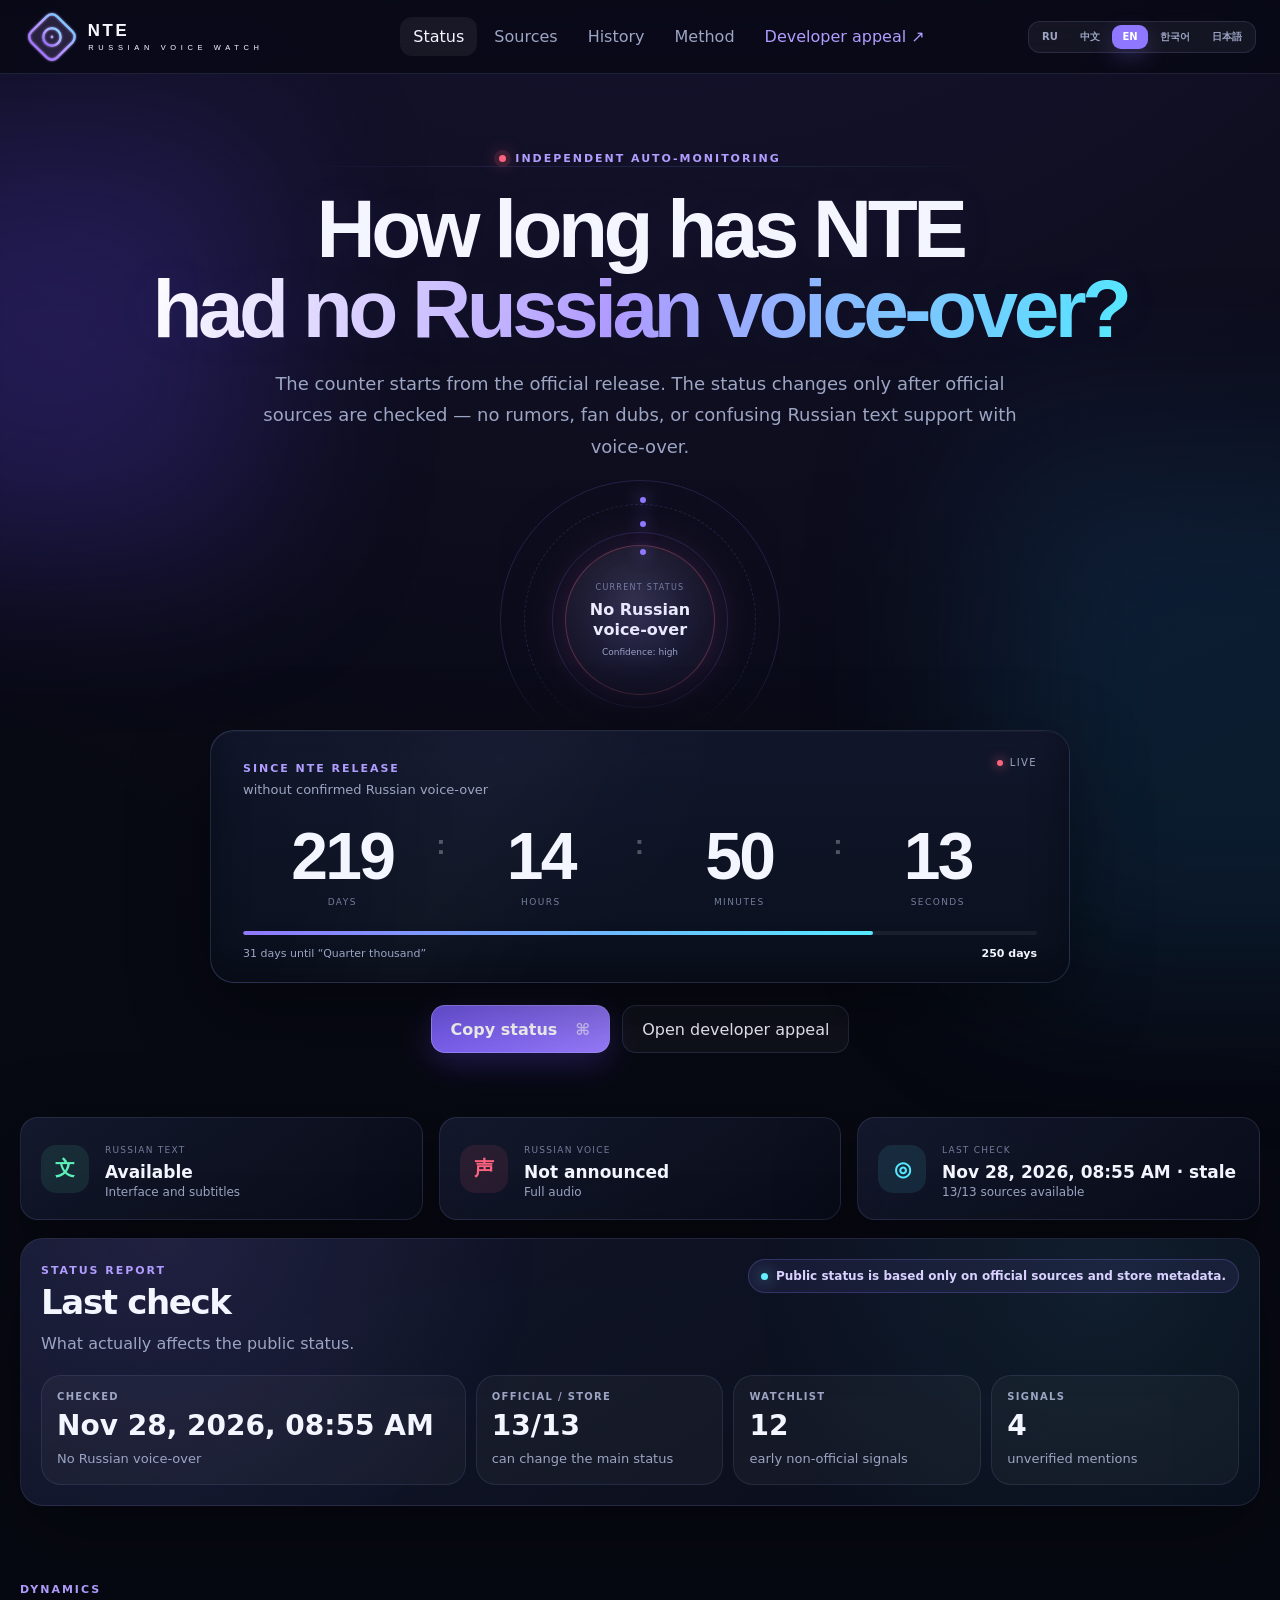
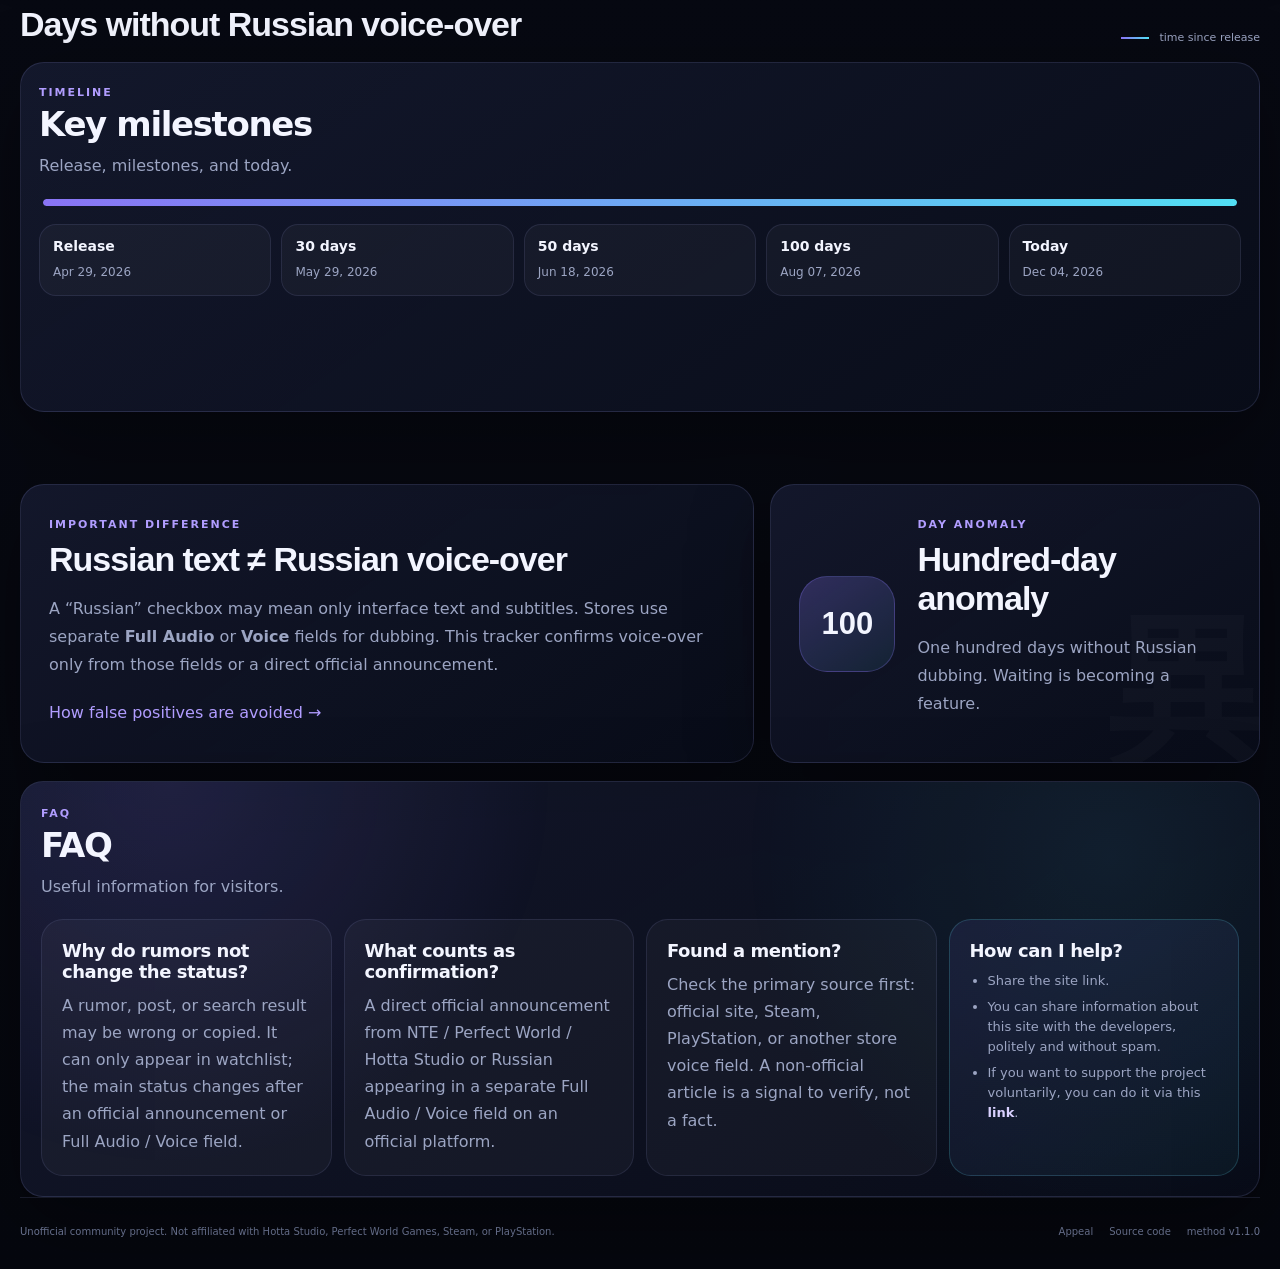
<file: index.html>
<!doctype html>
<html lang="ru">
<head>
  <meta charset="utf-8">
  <meta name="viewport" content="width=device-width, initial-scale=1, viewport-fit=cover">
  <meta name="theme-color" content="#090b16">
  <meta name="color-scheme" content="dark">
  <meta name="description" content="Independent automatic tracker for official Russian voice-over in NTE: Neverness to Everness.">
  <meta name="robots" content="index,follow,max-image-preview:large">
  <meta property="og:type" content="website">
  <meta property="og:locale" content="ru_RU">
  <meta property="og:site_name" content="NTE Russian Voice Watch">
  <meta property="og:title" content="How long has NTE lived without Russian voice-over?">
  <meta property="og:description" content="Official-source monitoring, evidence, history, and a multilingual appeal to the developers.">
  <meta property="og:url" content="https://bonaqu.github.io/nte-russian-voice-watch/">
  <meta property="og:image" content="https://bonaqu.github.io/nte-russian-voice-watch/assets/og/og-card.png">
  <meta property="og:image:width" content="1200">
  <meta property="og:image:height" content="630">
  <meta property="og:image:alt" content="NTE Russian Voice Watch">
  <meta name="twitter:card" content="summary_large_image">
  <meta name="twitter:title" content="NTE Russian Voice Watch">
  <meta name="twitter:description" content="Automatic official-source monitoring and a multilingual developer appeal.">
  <meta name="twitter:image" content="https://bonaqu.github.io/nte-russian-voice-watch/assets/og/og-card.png">
  <link rel="canonical" href="https://bonaqu.github.io/nte-russian-voice-watch/">
  <link rel="manifest" href="manifest.webmanifest">
  <link rel="icon" href="assets/icons/favicon-32.png" sizes="32x32">
  <link rel="apple-touch-icon" href="assets/icons/apple-touch-icon.png">
  <link rel="stylesheet" href="assets/css/styles.css">
  <link rel="stylesheet" href="assets/css/i18n.css">
  <link rel="stylesheet" href="assets/css/ux.css">
  <title>NTE Russian Voice Watch</title>
</head>
<body>
  <a class="skip-link" href="#main" data-i18n="skip">К содержанию</a>
  <div class="ambient ambient-a" aria-hidden="true"></div>
  <div class="ambient ambient-b" aria-hidden="true"></div>
  <div class="grid-overlay" aria-hidden="true"></div>

  <header class="topbar">
    <a class="brand" href="./" aria-label="NTE Russian Voice Watch">
      <span class="brand-mark" aria-hidden="true"><span></span></span>
      <span class="brand-copy"><strong>NTE</strong><small>RUSSIAN VOICE WATCH</small></span>
    </a>
    <nav class="topnav" aria-label="Main navigation">
      <button class="nav-link is-active" data-tab-target="dashboard" data-i18n="navStatus">Статус</button>
      <button class="nav-link" data-tab-target="evidence" data-i18n="navSources">Источники</button>
      <button class="nav-link" data-tab-target="history" data-i18n="navHistory">История</button>
      <button class="nav-link" data-tab-target="methodology" data-i18n="navMethod">Методика</button>
      <a class="nav-link nav-accent" href="appeal.html" data-i18n="navAppeal">Обращение к разработчикам ↗</a>
    </nav>
    <div class="top-actions">
      <div class="language-switch" role="group" aria-label="Язык сайта">
        <button type="button" data-lang-button="ru" class="is-active">RU</button>
        <button type="button" data-lang-button="zh">中文</button>
        <button type="button" data-lang-button="en">EN</button>
        <button type="button" data-lang-button="ko">한국어</button>
        <button type="button" data-lang-button="ja">日本語</button>
      </div>
      <button class="icon-button" id="installButton" type="button" hidden aria-label="Установить приложение" title="Установить PWA">＋</button>
      <button class="icon-button" id="shareButton" type="button" aria-label="Поделиться" title="Поделиться">↗</button>
    </div>
  </header>

  <main id="main" class="shell">
    <section id="tab-dashboard" class="tab-panel is-active" data-tab-panel="dashboard">
      <div class="hero">
        <div class="eyebrow"><span class="live-dot"></span> <span data-i18n="eyebrow">НЕЗАВИСИМЫЙ АВТОМОНИТОРИНГ</span></div>
        <h1 data-i18n-html="heroTitle">Сколько времени NTE<br><em>без русской озвучки?</em></h1>
        <p class="hero-lead" data-i18n="heroLead">Счётчик идёт с официального релиза. Статус меняется только после проверки официальных источников — без слухов, фанатских дубляжей и подмены «русского текста» озвучкой.</p>

        <div class="status-orbit" id="statusOrbit" data-state="NO_RUSSIAN_VOICE">
          <div class="orbit-rings" aria-hidden="true"><span></span><span></span><span></span></div>
          <div class="status-core">
            <span class="status-kicker" data-i18n="currentStatus">ТЕКУЩИЙ СТАТУС</span>
            <strong id="statusLabel">Русской озвучки нет</strong>
            <span id="confidenceLabel">Уверенность: высокая</span>
          </div>
        </div>

        <div class="counter-card glass-panel" aria-label="Time since release without Russian voice-over">
          <div class="counter-heading">
            <div>
              <span class="micro-label" data-i18n="sinceRelease">С РЕЛИЗА NTE</span>
              <p id="counterContext">без подтверждённой русской озвучки</p>
            </div>
            <span class="counter-live"><span></span> LIVE</span>
          </div>
          <div class="counter-grid" id="counter" aria-live="polite">
            <div><strong data-unit="days">000</strong><span data-i18n="unitDays">дней</span></div>
            <div><strong data-unit="hours">00</strong><span data-i18n="unitHours">часов</span></div>
            <div><strong data-unit="minutes">00</strong><span data-i18n="unitMinutes">минут</span></div>
            <div><strong data-unit="seconds">00</strong><span data-i18n="unitSeconds">секунд</span></div>
          </div>
          <div class="progress-line"><span id="milestoneProgress"></span></div>
          <div class="milestone-row">
            <span id="milestoneMessage">Следующая аномалия загружается…</span>
            <strong id="nextMilestone">—</strong>
          </div>
        </div>

        <div class="hero-actions">
          <button class="primary-button" id="copyStatusButton" type="button"><span data-i18n="copyStatus">Скопировать статус</span><b>⌘</b></button>
          <a class="secondary-button" href="appeal.html" data-i18n="openAppeal">Открыть обращение к разработчикам</a>
        </div>
      </div>

      <div class="summary-grid">
        <article class="metric-card glass-panel">
          <span class="metric-icon positive">文</span>
          <div><small data-i18n="textMetric">РУССКИЙ ТЕКСТ</small><strong id="textStatus">Доступен</strong><p data-i18n="textMetricSub">Интерфейс и субтитры</p></div>
        </article>
        <article class="metric-card glass-panel">
          <span class="metric-icon negative">声</span>
          <div><small data-i18n="voiceMetric">РУССКИЙ ГОЛОС</small><strong id="voiceStatus">Не анонсирован</strong><p data-i18n="voiceMetricSub">Полная озвучка</p></div>
        </article>
        <article class="metric-card glass-panel">
          <span class="metric-icon neutral">◎</span>
          <div><small data-i18n="lastCheckMetric">ПОСЛЕДНЯЯ ПРОВЕРКА</small><strong id="lastChecked">—</strong><p id="sourceHealth">Загрузка источников…</p></div>
        </article>
      </div>

      <div id="uxStatusPanel" class="ux-slot" aria-live="polite"></div>
      <div id="uxSharePanel" class="ux-slot"></div>

      <section class="section-block">
        <div class="section-heading">
          <div><span class="micro-label" data-i18n="dynamics">ДИНАМИКА</span><h2 data-i18n="daysWithoutVoice">Дни без русской озвучки</h2></div>
          <div class="chart-legend"><span class="legend-line"></span> <span data-i18n="chartLegend">время после релиза</span></div>
        </div>
        <div class="chart-card glass-panel">
          <canvas id="daysChart" height="320" aria-label="Days after release without Russian voice-over"></canvas>
          <div class="chart-empty" id="chartFallback" hidden data-i18n="chartEmpty">Недостаточно данных для графика.</div>
        </div>
      </section>

      <section class="split-section section-block">
        <article class="explain-card glass-panel">
          <span class="micro-label" data-i18n="importantDiff">ВАЖНОЕ РАЗЛИЧИЕ</span>
          <h2 data-i18n="textNotVoiceTitle">Русский текст ≠ русская озвучка</h2>
          <p data-i18n-html="textNotVoiceBody">Галочка «Русский» может означать только интерфейс и субтитры. Для дубляжа магазины используют отдельные поля <strong>Full Audio</strong> или <strong>Voice</strong>. Монитор считает озвучку подтверждённой только по этим полям либо по прямому официальному анонсу.</p>
          <button class="text-button" data-tab-target="methodology" data-i18n="falsePositiveLink">Как устроена защита от ложных срабатываний →</button>
        </article>
        <article class="easter-card glass-panel" id="easterCard">
          <div class="easter-number" id="easterNumber">0</div>
          <div><span class="micro-label" data-i18n="dayAnomaly">АНОМАЛИЯ ДНЯ</span><h2 id="easterTitle">Сигнал стабилен</h2><p id="easterText">Этеро продолжает говорить на четырёх языках. Русскоязычные оценщики всё ещё читают глазами.</p></div>
        </article>
      </section>

      <div id="uxFaqPanel" class="ux-slot"></div>
    </section>

    <section id="tab-evidence" class="tab-panel" data-tab-panel="evidence">
      <div class="page-heading">
        <span class="micro-label" data-i18n="verifiedData">ПРОВЕРЯЕМЫЕ ДАННЫЕ</span>
        <h1 data-i18n="sourcesTitle">Источники и доказательства</h1>
        <p data-i18n="sourcesLead">Каждый результат содержит ссылку на оригинал, время проверки, тип сигнала и короткую выдержку. Ошибка загрузки источника не превращается в вывод о наличии или отсутствии озвучки.</p>
      </div>
      <div class="filter-bar glass-panel">
        <label><span data-i18n="filter">Фильтр</span>
          <select id="evidenceFilter">
            <option value="all" data-i18n="filterAll">Все источники</option>
            <option value="official" data-i18n="filterOfficial">Официальные новости</option>
            <option value="stores" data-i18n="filterStores">Магазины</option>
            <option value="signals" data-i18n="filterSignals">Только сигналы</option>
            <option value="errors" data-i18n="filterErrors">Ошибки проверки</option>
          </select>
        </label>
        <span id="evidenceGenerated">—</span>
      </div>
      <div class="evidence-list" id="evidenceList" aria-live="polite"></div>
    </section>

    <section id="tab-history" class="tab-panel" data-tab-panel="history">
      <div class="page-heading">
        <span class="micro-label" data-i18n="continuousLog">НЕПРЕРЫВНЫЙ ЖУРНАЛ</span>
        <h1 data-i18n="historyTitle">История всех проверок</h1>
        <p data-i18n="historyLead">Плановая проверка запускается четыре раза в сутки. История хранит состояние, здоровье источников и отпечаток доказательств — без копирования целых чужих страниц.</p>
      </div>
      <div class="history-toolbar glass-panel">
        <div class="history-stats"><strong id="historyCount">0</strong><span data-i18n="checksSaved">проверок сохранено</span></div>
        <label class="toggle"><input type="checkbox" id="changesOnly"><span></span><span data-i18n="changesOnly">Только изменения</span></label>
      </div>
      <div class="history-table-wrap glass-panel">
        <table class="history-table">
          <thead><tr><th data-i18n="thDate">Дата и время</th><th data-i18n="thStatus">Статус</th><th data-i18n="thSources">Источники</th><th data-i18n="thChanges">Изменения</th><th data-i18n="thFingerprint">Отпечаток</th></tr></thead>
          <tbody id="historyTable"></tbody>
        </table>
        <button class="secondary-button load-more" id="loadMoreHistory" type="button" data-i18n="loadMore">Показать ещё</button>
      </div>
    </section>

    <section id="tab-methodology" class="tab-panel" data-tab-panel="methodology">
      <div class="page-heading">
        <span class="micro-label" data-i18n="howItWorks">КАК ЭТО РАБОТАЕТ</span>
        <h1 data-i18n="methodTitle">Методика без хайпа</h1>
        <p data-i18n="methodLead">Монитор специально настроен так, чтобы лучше пропустить ранний слух, чем ошибочно объявить русский дубляж.</p>
      </div>
      <div class="method-grid">
        <article class="method-card glass-panel"><span>01</span><h2 data-i18n="method1Title">Официальный периметр</h2><p data-i18n="method1Body">Проверяются региональные сайты NTE на английском, русском, китайском, японском и корейском, а также структурированные языковые поля Steam и PlayStation.</p></article>
        <article class="method-card glass-panel"><span>02</span><h2 data-i18n="method2Title">Многоязычные правила</h2><p data-i18n="method2Body">Ищутся только явные пары «русский + озвучка/voice/full audio/配音/音声/더빙». Одиночное слово «Russian» не считается доказательством.</p></article>
        <article class="method-card glass-panel"><span>03</span><h2 data-i18n="method3Title">Контекст и отрицания</h2><p data-i18n="method3Body">Фразы «не поддерживается», «пока недоступна» и аналоги распознаются как отрицательные. Будущее обещание отделяется от уже выпущенной функции.</p></article>
        <article class="method-card glass-panel"><span>04</span><h2 data-i18n="method4Title">Структурированные поля</h2><p data-i18n="method4Body">Для Steam проверяется отдельная колонка Full Audio. Для PlayStation сравниваются Voice и Screen Languages.</p></article>
        <article class="method-card glass-panel"><span>05</span><h2 data-i18n="method5Title">Консервативный статус</h2><p data-i18n="method5Body">Неоднозначное совпадение переводит сайт в состояние «возможное упоминание», но не в «озвучка вышла». Для публикации остаётся ссылка на первоисточник.</p></article>
        <article class="method-card glass-panel"><span>06</span><h2 data-i18n="method6Title">Отказоустойчивость</h2><p data-i18n="method6Body">Сбой одного сайта отображается отдельно. Старый успешный результат помечается как устаревший и не выдаётся за текущую проверку.</p></article>
      </div>
      <div class="state-flow glass-panel">
        <h2 data-i18n="stateModel">Модель состояний</h2>
        <div class="flow-row">
          <span class="flow-state state-red" data-i18n="flowNo">Нет озвучки</span><i>→</i><span class="flow-state state-yellow" data-i18n="flowPossible">Возможное упоминание</span><i>→</i><span class="flow-state state-blue" data-i18n="flowAnnounced">Официальный анонс</span><i>→</i><span class="flow-state state-green" data-i18n="flowReleased">Озвучка доступна</span>
        </div>
      </div>
      <div class="repo-cta glass-panel">
        <div><span class="micro-label">SOURCE AVAILABLE</span><h2 data-i18n="repoTitle">Логику можно проверить</h2><p data-i18n="repoBody">Код детектора, список источников, тесты и workflow лежат в открытом репозитории. Никаких платных API и скрытой базы данных.</p></div>
        <a class="primary-button" href="https://github.com/bonaqu/nte-russian-voice-watch" target="_blank" rel="noopener noreferrer" data-i18n="openGithub">Открыть GitHub ↗</a>
      </div>
    </section>
  </main>

  <footer class="footer">
    <p data-i18n="footerNote">Неофициальный общественный проект. Не связан с Hotta Studio, Perfect World Games, Steam или PlayStation.</p>
    <div><a href="appeal.html" data-i18n="footerAppeal">Обращение</a><a href="https://github.com/bonaqu/nte-russian-voice-watch" target="_blank" rel="noopener noreferrer" data-i18n="footerSource">Исходный код</a><span id="footerVersion">method v1.0.0</span></div>
  </footer>

  <div class="toast" id="toast" role="status" aria-live="polite"></div>
  <script src="assets/js/app.js" defer></script>
  <script src="assets/js/ux-enhancements.js" defer></script>
</body>
</html>
</file>
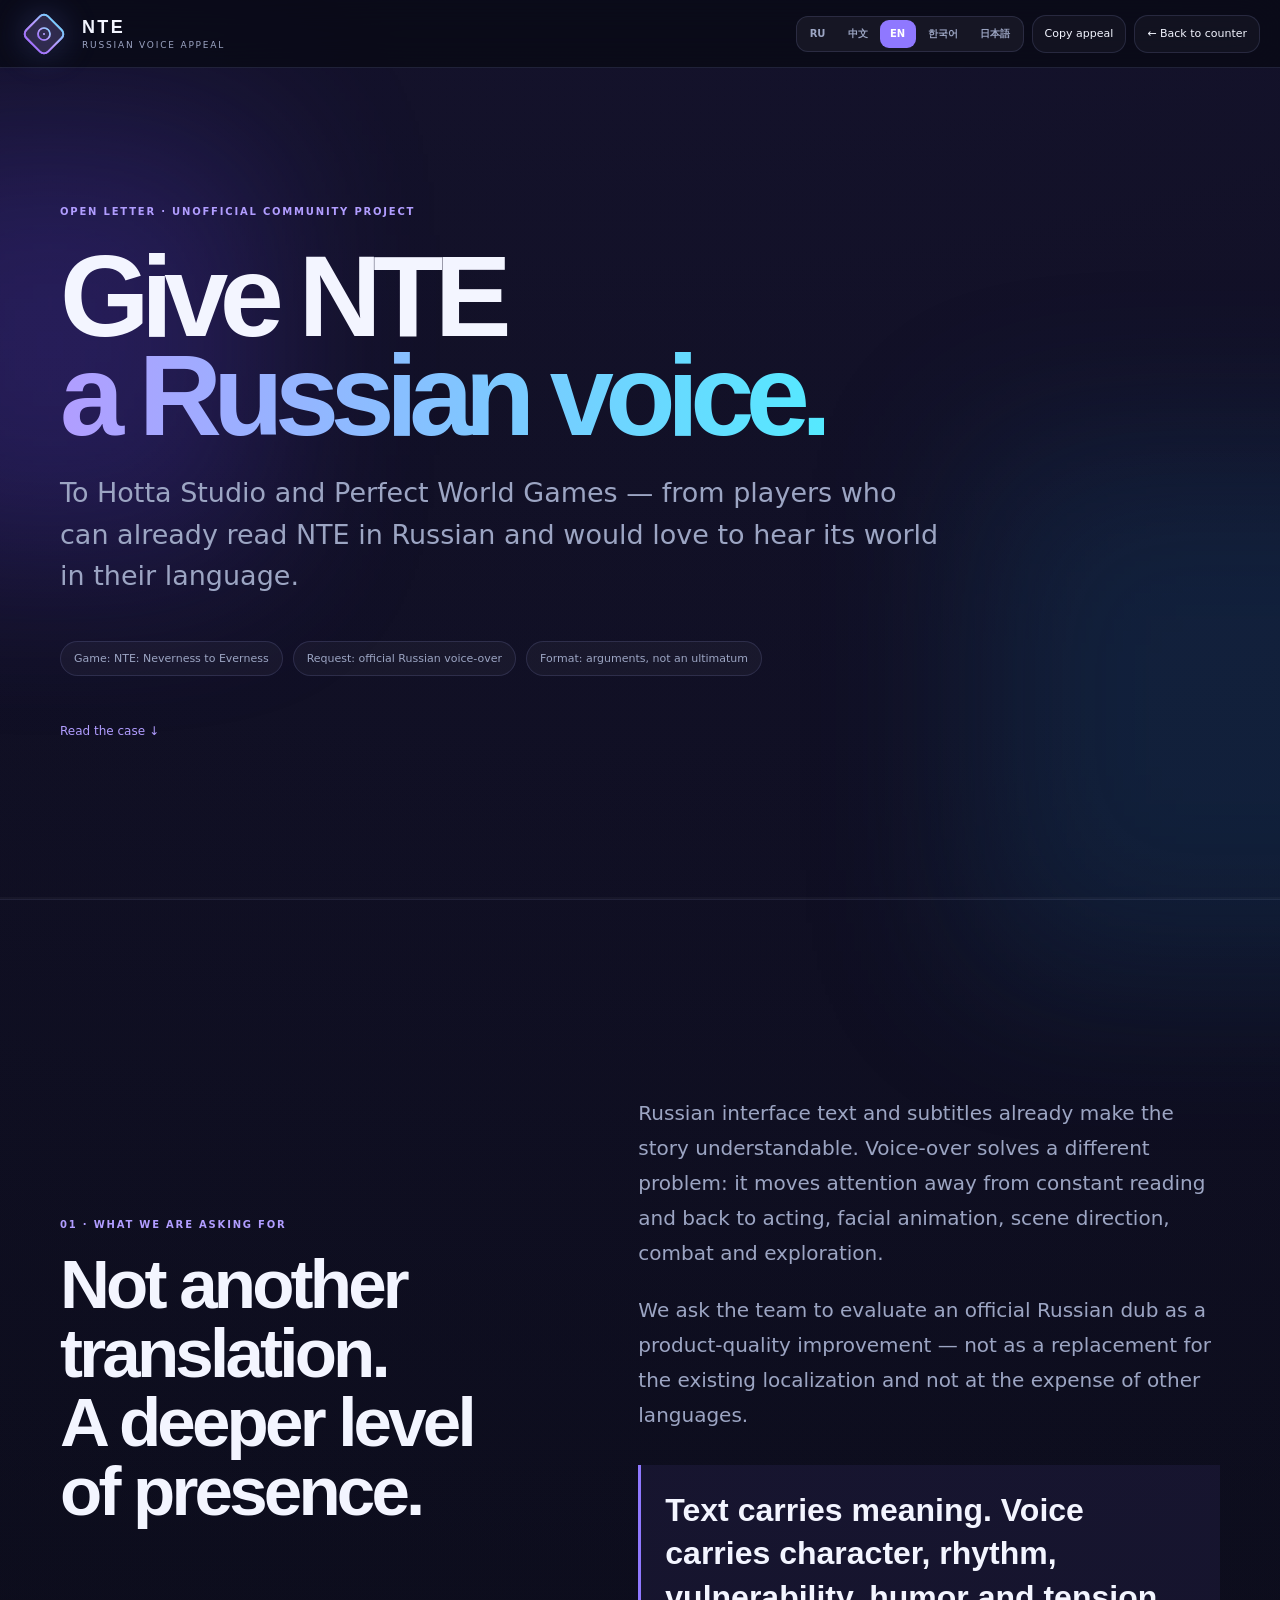
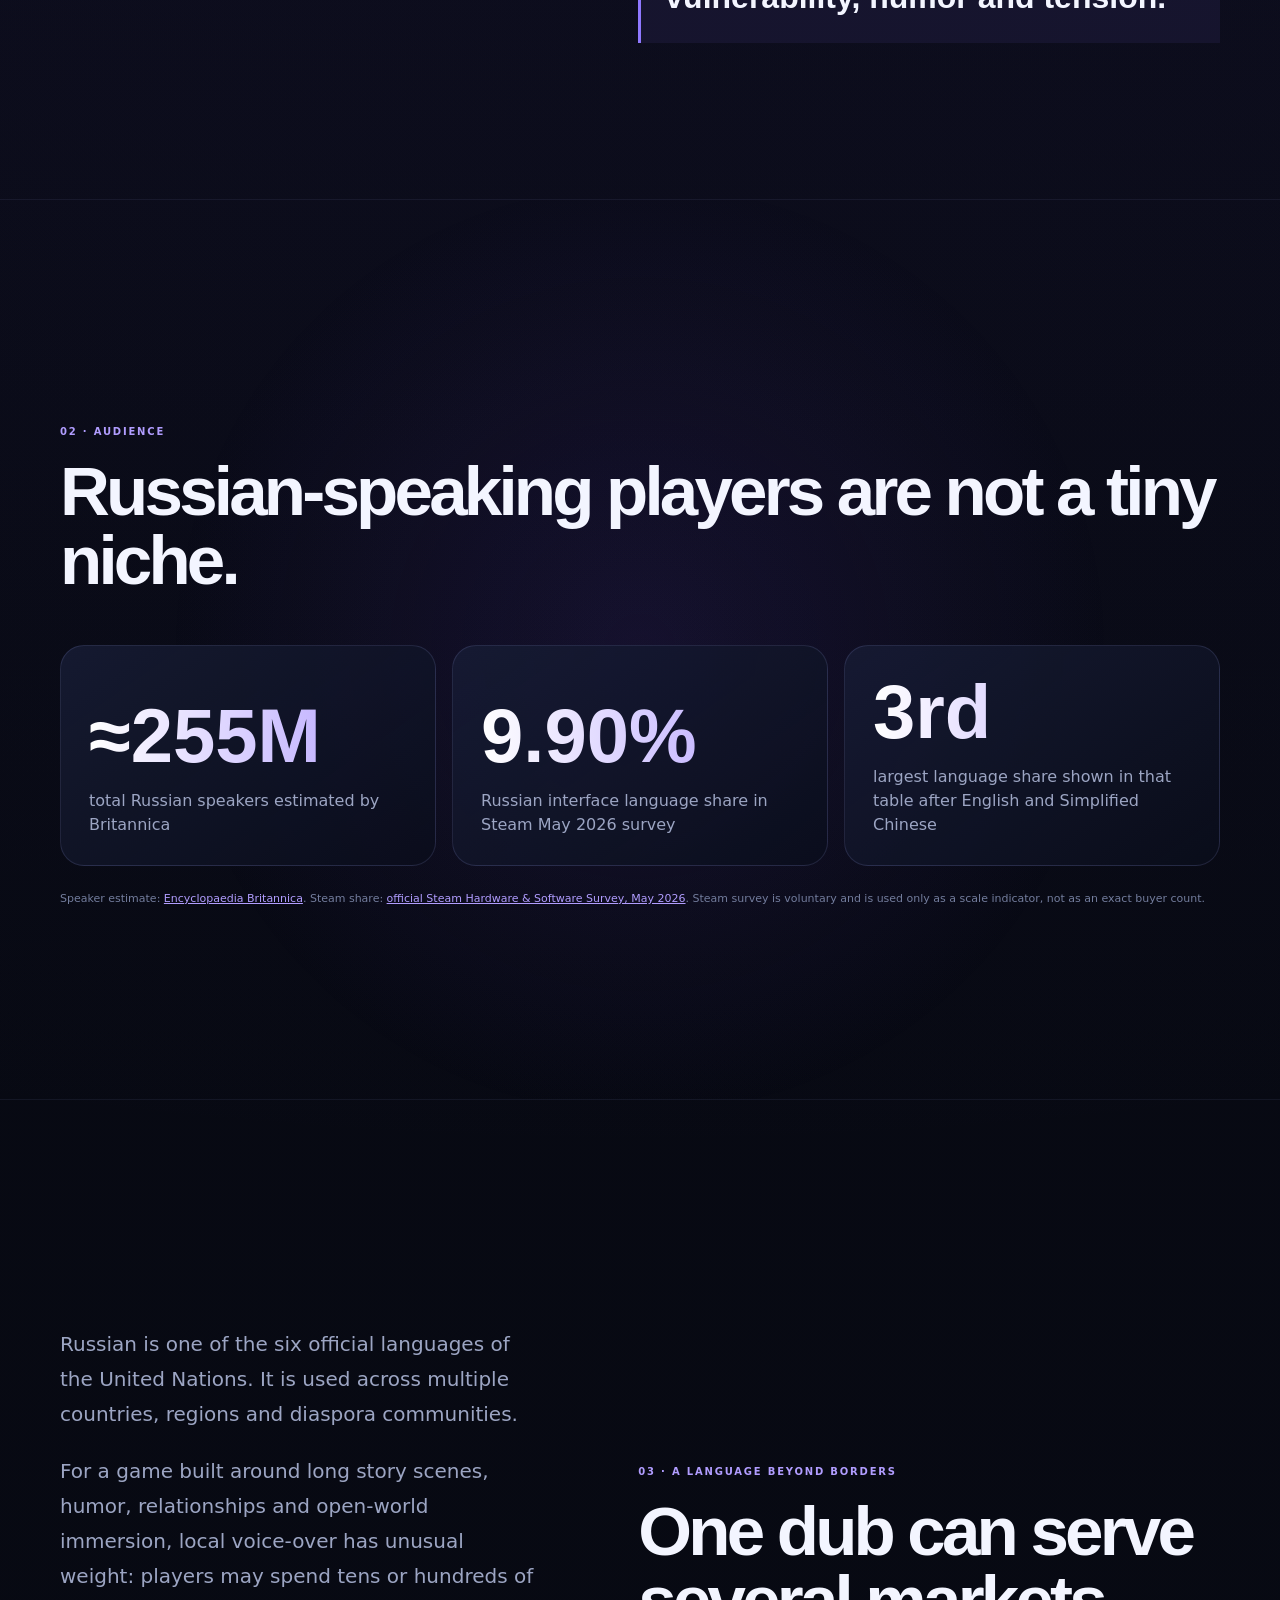
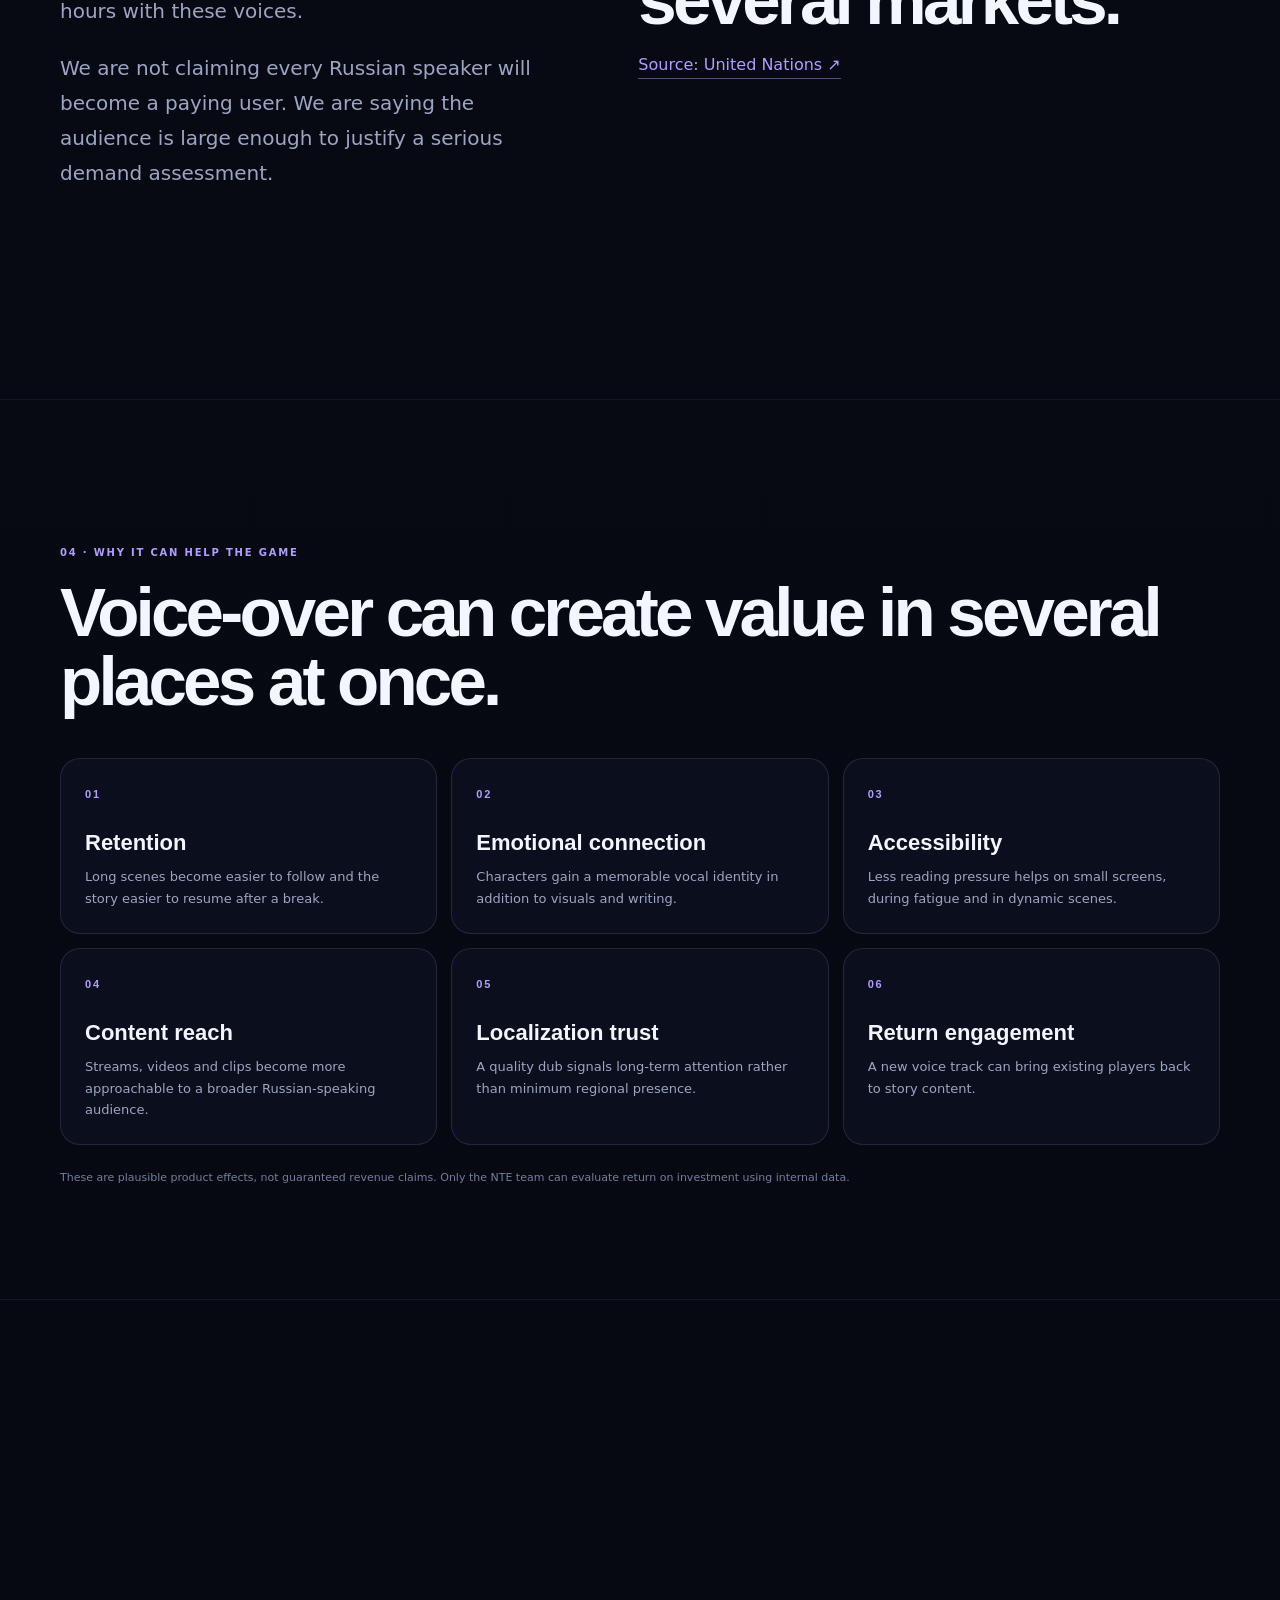
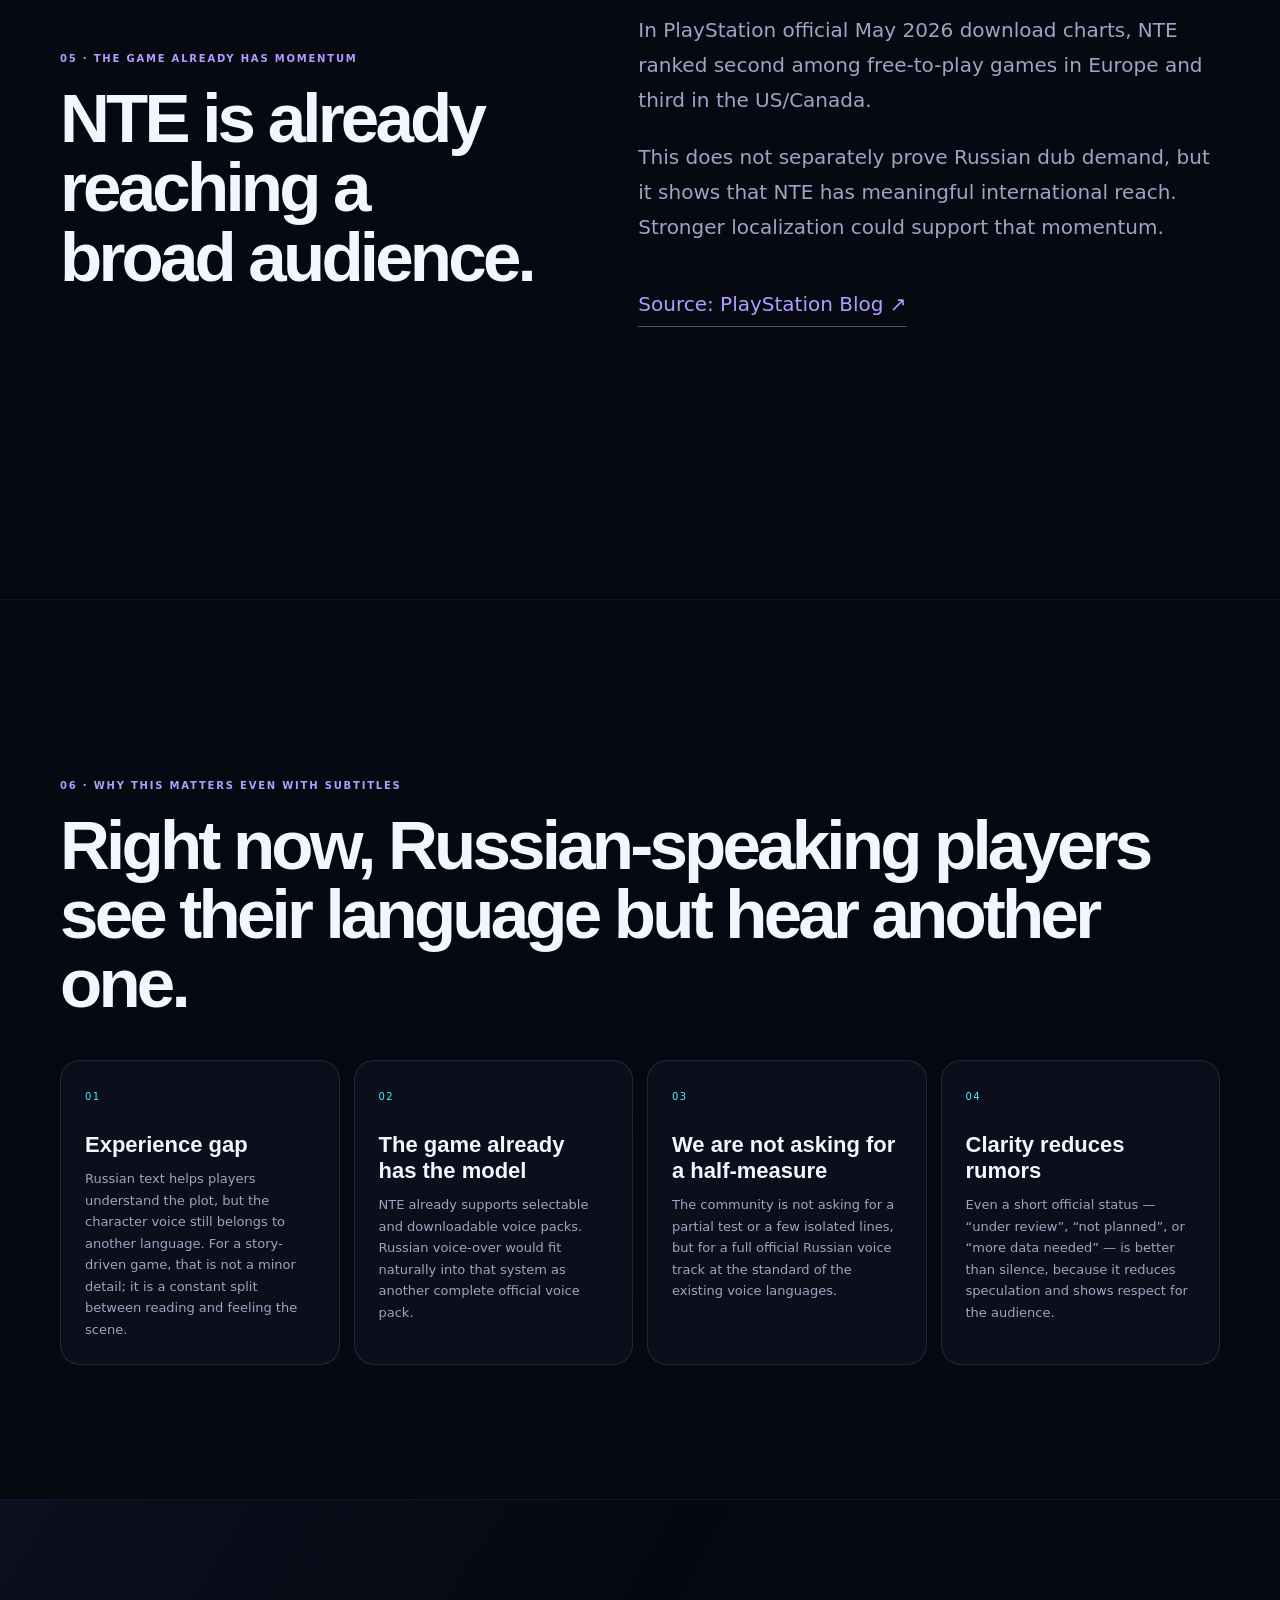
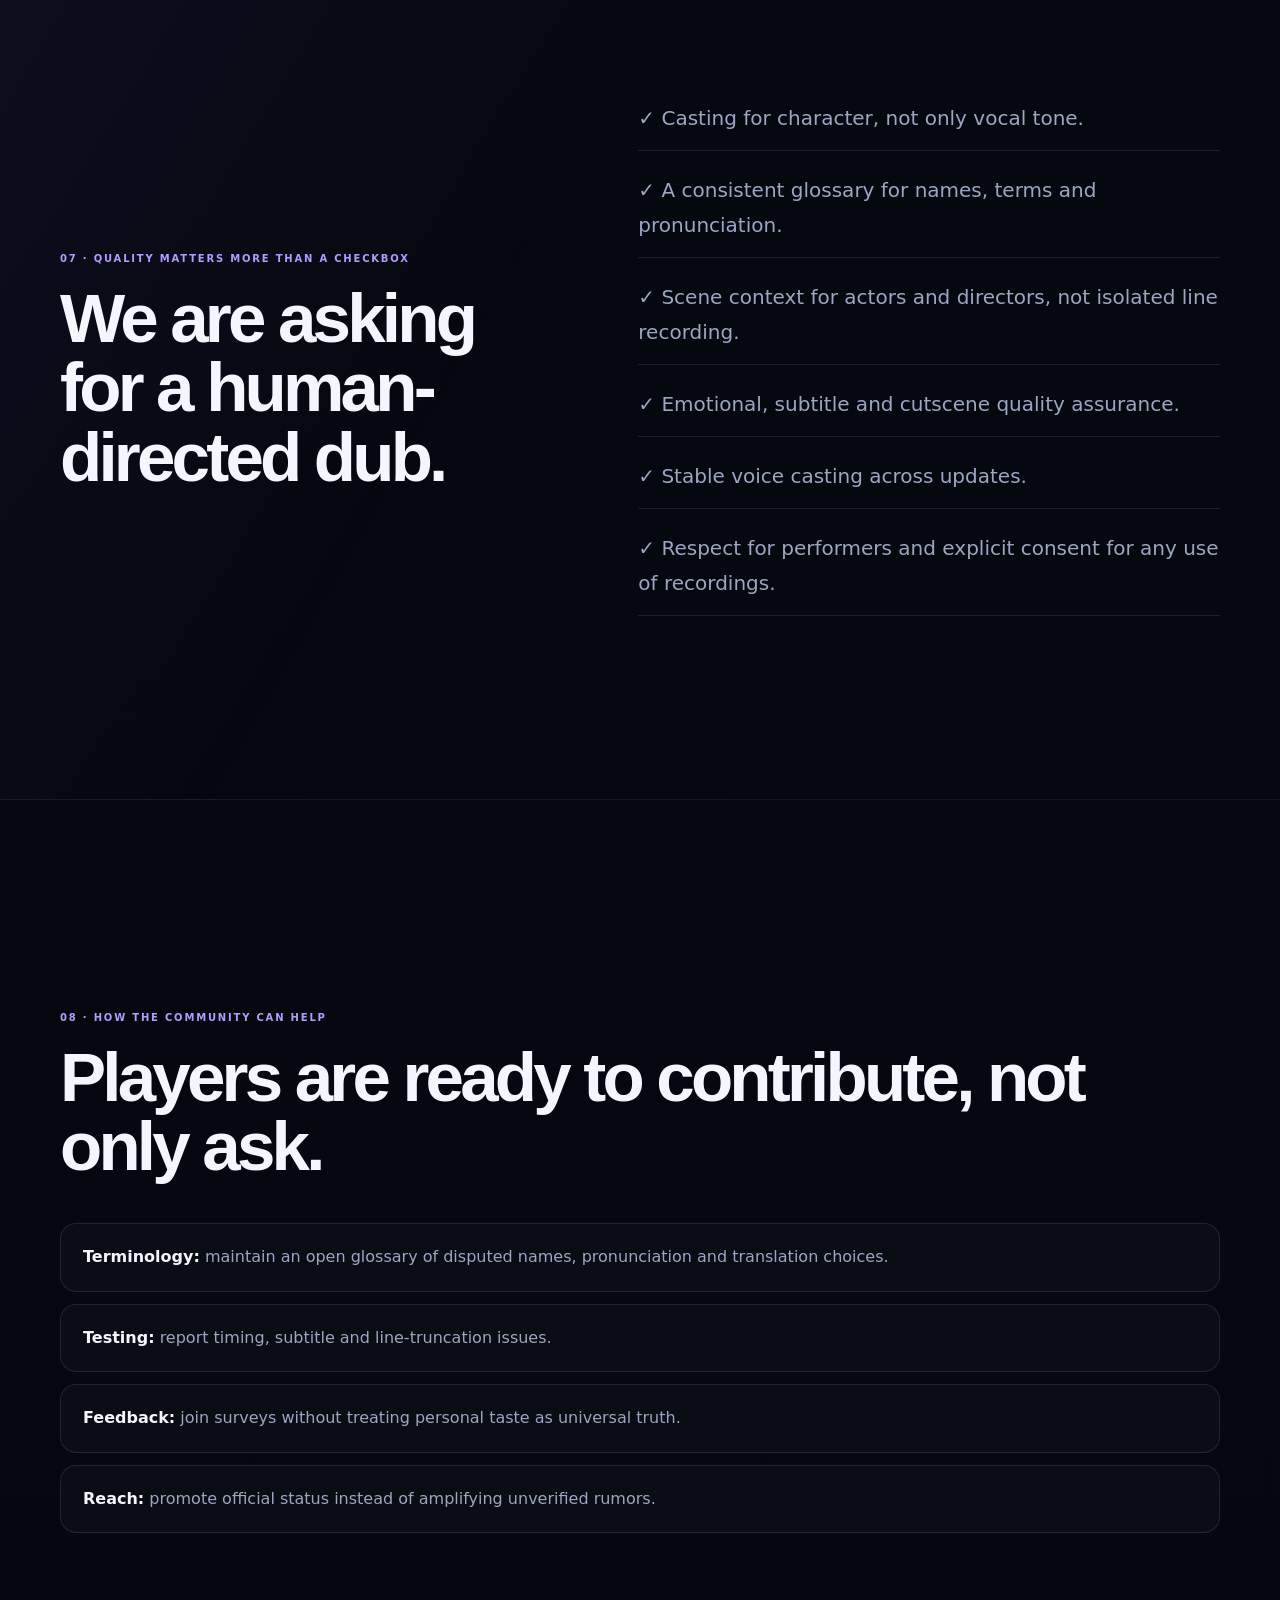
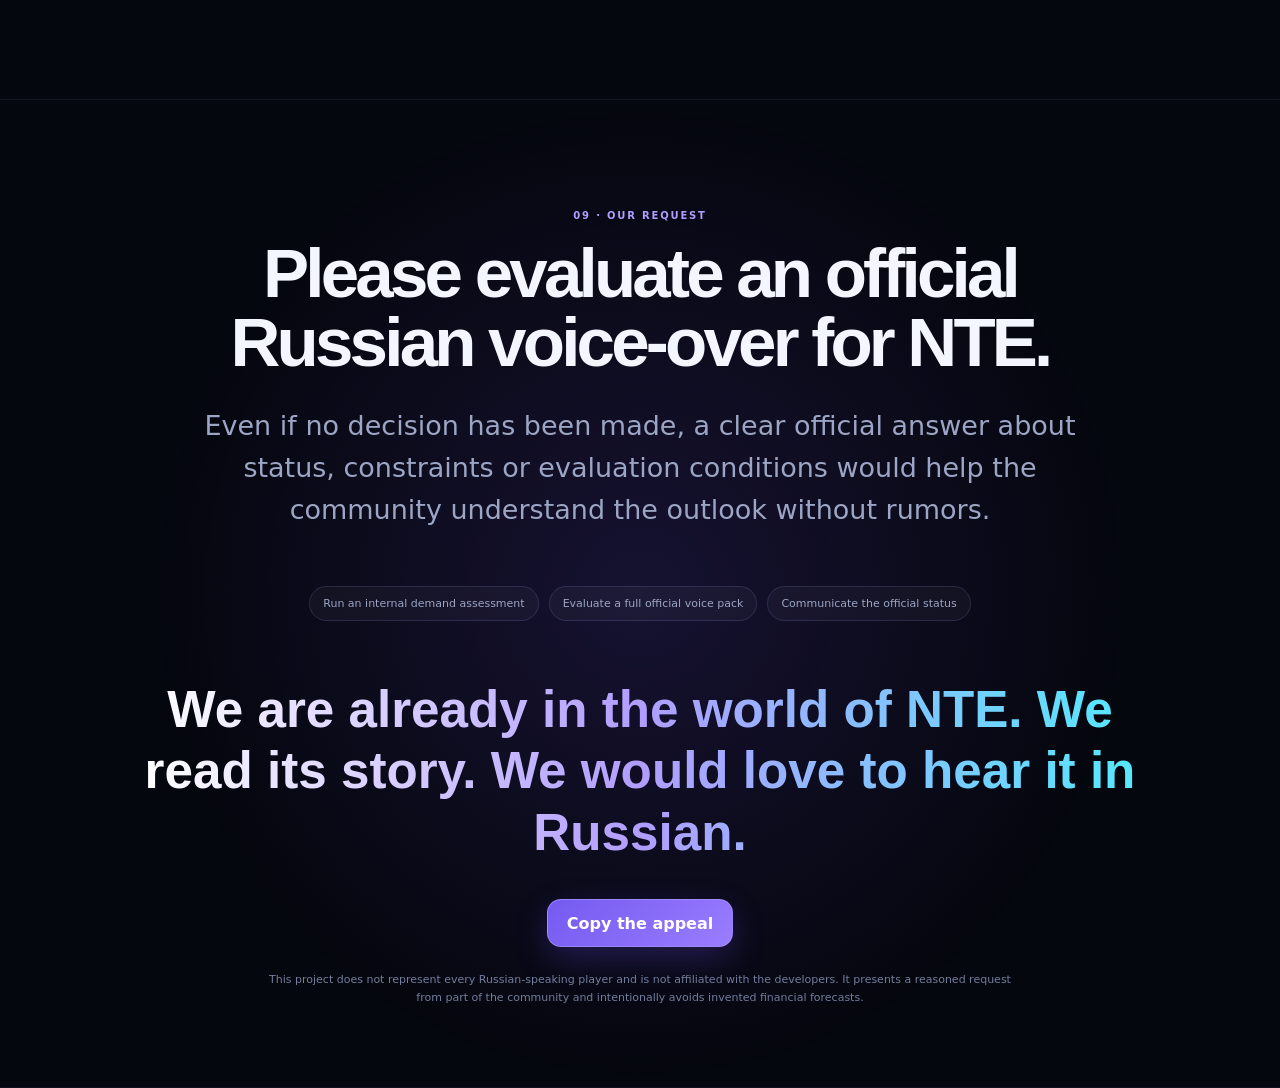
<file: appeal.html>
<!doctype html>
<html lang="ru">
<head>
  <meta charset="utf-8">
  <meta name="viewport" content="width=device-width, initial-scale=1, viewport-fit=cover">
  <meta name="theme-color" content="#090b16">
  <meta name="color-scheme" content="dark">
  <meta name="description" content="Открытое обращение к Hotta Studio и Perfect World Games о русской озвучке NTE: Neverness to Everness.">
  <meta property="og:type" content="article">
  <meta property="og:locale" content="ru_RU">
  <meta property="og:site_name" content="NTE Russian Voice Watch">
  <meta property="og:title" content="Почему NTE нужна русская озвучка">
  <meta property="og:description" content="Аргументированное обращение русскоязычного сообщества к разработчикам Neverness to Everness.">
  <meta property="og:url" content="https://bonaqu.github.io/nte-russian-voice-watch/appeal.html">
  <meta property="og:image" content="https://bonaqu.github.io/nte-russian-voice-watch/assets/og/appeal-card.png">
  <meta property="og:image:width" content="1200">
  <meta property="og:image:height" content="630">
  <meta property="og:image:alt" content="Почему NTE нужна русская озвучка">
  <meta name="twitter:card" content="summary_large_image">
  <meta name="twitter:title" content="Почему NTE нужна русская озвучка">
  <meta name="twitter:description" content="Открытое обращение к разработчикам о полноценной официальной русской озвучке NTE.">
  <meta name="twitter:image" content="https://bonaqu.github.io/nte-russian-voice-watch/assets/og/appeal-card.png">
  <link rel="canonical" href="https://bonaqu.github.io/nte-russian-voice-watch/appeal.html">
  <link rel="manifest" href="manifest.webmanifest">
  <link rel="icon" href="assets/icons/favicon-32.png" sizes="32x32">
  <link rel="stylesheet" href="assets/css/styles.css">
  <link rel="stylesheet" href="assets/css/appeal.css">
  <title>Почему NTE нужна русская озвучка</title>
</head>
<body class="appeal-page">
  <a class="skip-link" href="#appealMain">К содержанию</a>
  <div class="ambient ambient-a" aria-hidden="true"></div>
  <div class="ambient ambient-b" aria-hidden="true"></div>
  <div class="grid-overlay" aria-hidden="true"></div>

  <header class="appeal-header">
    <a class="brand" href="index.html">
      <span class="brand-mark" aria-hidden="true"><span></span></span>
      <span class="brand-copy"><strong>NTE</strong><small>RUSSIAN VOICE APPEAL</small></span>
    </a>
    <div class="appeal-actions">
      <div class="language-switch" role="group" aria-label="Язык презентации">
        <button type="button" data-lang-button="ru" class="is-active">RU</button>
        <button type="button" data-lang-button="zh">中文</button>
        <button type="button" data-lang-button="en">EN</button>
        <button type="button" data-lang-button="ko">한국어</button>
        <button type="button" data-lang-button="ja">日本語</button>
      </div>
      <button class="secondary-button compact" id="copyAppeal" type="button">Скопировать обращение</button>
      <a class="secondary-button compact" href="index.html">← К счётчику</a>
    </div>
  </header>

  <main id="appealMain">
    <div data-lang-panel="ru">
      <section class="appeal-slide cover-slide"><div class="slide-inner"><span class="appeal-index">ОТКРЫТОЕ ОБРАЩЕНИЕ · НЕОФИЦИАЛЬНЫЙ ОБЩЕСТВЕННЫЙ ПРОЕКТ</span><h1>Дайте NTE<br><em>русский голос.</em></h1><p class="appeal-lead">К Hotta Studio и Perfect World Games — от игроков, которые уже читают NTE по-русски и хотят услышать этот мир на своём языке.</p><div class="cover-meta"><span>Игра: NTE: Neverness to Everness</span><span>Запрос: официальная русская озвучка</span><span>Формат: аргументы, а не ультиматум</span></div><a class="scroll-cue" href="#ru-why">Листать аргументы ↓</a></div></section>
      <section class="appeal-slide" id="ru-why"><div class="slide-inner two-column"><div><span class="appeal-index">01 · ЧЕГО МЫ ПРОСИМ</span><h2>Не новый перевод.<br>Новый уровень присутствия.</h2></div><div class="argument-copy"><p>Русский интерфейс и субтитры уже позволяют понять сюжет. Но озвучка решает другую задачу: она возвращает внимание от постоянного чтения к актёрской игре, мимике, постановке сцен, боям и исследованию мира.</p><p>Мы просим рассмотреть официальный русский дубляж как самостоятельное улучшение качества продукта — не как замену существующему переводу и не как требование удалить другие языки.</p><div class="pull-quote">Текст сообщает смысл. Голос передаёт характер, ритм, уязвимость, юмор и напряжение.</div></div></div></section>
      <section class="appeal-slide stats-slide"><div class="slide-inner"><span class="appeal-index">02 · АУДИТОРИЯ</span><h2>Русскоязычная аудитория — не маленькая ниша.</h2><div class="stat-grid"><article><strong>≈255 млн</strong><span>говорящих по-русски в мире по оценке Britannica</span></article><article><strong>9,90%</strong><span>язык интерфейса Steam у участников опроса за май 2026 года</span></article><article><strong>3-е место</strong><span>среди языков в опубликованной таблице Steam за май 2026 после английского и упрощённого китайского</span></article></div><p class="source-note">Оценка числа говорящих: <a href="https://www.britannica.com/topic/languages-by-total-number-of-speakers-2228881" target="_blank" rel="noopener noreferrer">Encyclopaedia Britannica</a>. Доля языка Steam: <a href="https://store.steampowered.com/hwsurvey/Steam-Hardware-Software-Survey-Welcome-to-Steam" target="_blank" rel="noopener noreferrer">официальный Steam Hardware & Software Survey, май 2026</a>. Опрос Steam добровольный и не равен точному числу покупателей; здесь он используется только как индикатор масштаба активной PC-аудитории.</p></div></section>
      <section class="appeal-slide"><div class="slide-inner two-column reverse-mobile"><div class="argument-copy"><p>Русский — один из шести официальных языков ООН. Он используется не только в одной стране и остаётся общим языком для больших сообществ в разных регионах и диаспорах.</p><p>Для игры с длинными сюжетными сценами, юмором, отношениями персонажей и открытым миром локальная озвучка особенно заметна: игрок проводит с голосами десятки и сотни часов.</p><p>Мы не утверждаем, что каждый русскоговорящий игрок станет платящим пользователем. Но размер языковой аудитории показывает, что профессиональная оценка спроса оправданна.</p></div><div><span class="appeal-index">03 · ЯЗЫК ШИРЕ ГРАНИЦ</span><h2>Один дубляж может работать на несколько рынков.</h2><a class="source-chip" href="https://www.un.org/en/our-work/official-languages" target="_blank" rel="noopener noreferrer">Источник: United Nations ↗</a></div></div></section>
      <section class="appeal-slide benefits-slide"><div class="slide-inner"><span class="appeal-index">04 · ПОЧЕМУ ЭТО ВЫГОДНО ИГРЕ</span><h2>Озвучка создаёт ценность сразу в нескольких местах.</h2><div class="benefit-grid"><article><b>01</b><h3>Удержание</h3><p>Игроку проще следить за длинными сценами и возвращаться к сюжету после перерыва.</p></article><article><b>02</b><h3>Эмоциональная связь</h3><p>Персонажи запоминаются не только внешностью и репликами, но и голосовыми образами.</p></article><article><b>03</b><h3>Доступность</h3><p>Меньшая зависимость от чтения помогает при усталости, небольшой диагонали экрана и динамичных сценах.</p></article><article><b>04</b><h3>Контент и охват</h3><p>Стримы, ролики, клипы и обсуждения становятся понятнее более широкой русскоязычной аудитории.</p></article><article><b>05</b><h3>Доверие к локализации</h3><p>Качественный дубляж показывает долгосрочное внимание к региону, а не минимальное присутствие.</p></article><article><b>06</b><h3>Повторное прохождение</h3><p>Новый языковой трек способен вернуть уже знакомых с игрой пользователей к сюжетным сценам.</p></article></div><p class="honesty-note">Это ожидаемые продуктовые эффекты, а не обещание гарантированного роста выручки. Реальную окупаемость может определить только команда NTE на основе собственных данных.</p></div></section>
      <section class="appeal-slide nte-proof-slide"><div class="slide-inner two-column"><div><span class="appeal-index">05 · У ИГРЫ УЖЕ ЕСТЬ ИМПУЛЬС</span><h2>NTE уже привлекает широкую аудиторию.</h2></div><div class="argument-copy"><p>В официальной статистике загрузок PlayStation за май 2026 года NTE заняла второе место среди free-to-play игр в Европе и третье — в США/Канаде.</p><p>Это не доказывает отдельно спрос на русский дубляж, но показывает, что игра уже вышла за пределы узкого запуска и имеет заметную международную базу. Улучшение локализации может поддержать этот импульс.</p><a class="source-chip" href="https://blog.playstation.com/2026/06/03/playstation-store-may-2026s-top-downloads/" target="_blank" rel="noopener noreferrer">Источник: PlayStation Blog ↗</a></div></div></section>
      <section class="appeal-slide"><div class="slide-inner"><span class="appeal-index">06 · ПОЧЕМУ ЭТО ВАЖНО ДАЖЕ ПРИ СУБТИТРАХ</span><h2>Сейчас русскоязычный игрок видит свой язык, но слышит чужой.</h2><div class="roadmap-grid"><article><span>01</span><h3>Разрыв восприятия</h3><p>Русский текст помогает понять сюжет, но голос персонажа остаётся на другом языке. Для сюжетной игры это не мелочь, а постоянный разрыв между чтением и эмоцией сцены.</p></article><article><span>02</span><h3>У игры уже есть модель</h3><p>NTE уже умеет работать с голосовыми языками как с выбираемыми и загружаемыми пакетами. Русская озвучка логично вписывается в эту систему как ещё один официальный полный voice pack.</p></article><article><span>03</span><h3>Нужна не полумера</h3><p>Сообщество просит не частичный тест и не отдельные реплики, а полноценный официальный русский голосовой трек на уровне существующих языков озвучки.</p></article><article><span>04</span><h3>Ясность снижает слухи</h3><p>Даже короткий официальный статус — «рассматриваем», «не планируем» или «нужны данные» — лучше тишины, потому что убирает домыслы и показывает уважение к аудитории.</p></article></div></div></section>
      <section class="appeal-slide quality-slide"><div class="slide-inner two-column"><div><span class="appeal-index">07 · КАЧЕСТВО ВАЖНЕЕ ГАЛОЧКИ</span><h2>Мы просим человеческий, режиссируемый дубляж.</h2></div><div class="argument-copy checklist"><p>✓ Кастинг под характеры, а не только под тембр.</p><p>✓ Единый глоссарий имён, терминов и ударений.</p><p>✓ Контекст для актёров и режиссёра, а не запись изолированных строк.</p><p>✓ Проверка синхронности эмоций, субтитров и игровых сцен.</p><p>✓ Стабильный состав голосов между обновлениями.</p><p>✓ Уважение к актёрам и прозрачное согласие на любое использование записей.</p></div></div></section>
      <section class="appeal-slide community-slide"><div class="slide-inner"><span class="appeal-index">08 · ЧЕМ МОЖЕТ ПОМОЧЬ СООБЩЕСТВО</span><h2>Игроки готовы не только просить.</h2><div class="community-list"><p><strong>Терминология:</strong> собирать спорные имена, ударения и варианты перевода в открытый глоссарий.</p><p><strong>Тестирование:</strong> сообщать о рассинхронизации, обрезанных репликах и несоответствии субтитров.</p><p><strong>Обратная связь:</strong> участвовать в опросах без выдачи субъективного вкуса за единственно правильный.</p><p><strong>Распространение:</strong> рассказывать об официальном статусе, а не подменять его неподтверждёнными слухами.</p></div></div></section>
      <section class="appeal-slide final-slide"><div class="slide-inner"><span class="appeal-index">09 · НАША ПРОСЬБА</span><h2>Пожалуйста, оцените возможность официальной русской озвучки.</h2><p class="appeal-lead">Даже если решение пока не принято, открытый ответ о статусе, ограничениях или условиях рассмотрения помог бы сообществу понимать перспективу без слухов.</p><div class="final-requests"><span>Провести внутреннюю оценку спроса</span><span>Оценить полный официальный голосовой пакет</span><span>Сообщить официальный статус</span></div><div class="final-quote">Мы уже пришли в мир NTE. Мы читаем его историю. Мы хотим услышать её по-русски.</div><button class="primary-button" type="button" data-copy-appeal>Скопировать обращение</button><p class="disclaimer">Проект не представляет всех русскоязычных игроков и не связан с разработчиками. Он формулирует аргументированную просьбу части сообщества и сознательно избегает выдуманных финансовых прогнозов.</p></div></section>
    </div>

    <div data-lang-panel="zh" hidden>
      <section class="appeal-slide cover-slide"><div class="slide-inner"><span class="appeal-index">公开倡议 · 非官方社区项目</span><h1>请让 NTE<br><em>拥有俄语之声。</em></h1><p class="appeal-lead">致 Hotta Studio 与 Perfect World Games：来自已经能用俄语阅读 NTE、也希望用自己的语言听见这个世界的玩家。</p><div class="cover-meta"><span>游戏：NTE: Neverness to Everness</span><span>诉求：官方俄语配音</span><span>形式：基于事实的理由，而不是最后通牒</span></div><a class="scroll-cue" href="#zh-why">查看理由 ↓</a></div></section>
      <section class="appeal-slide" id="zh-why"><div class="slide-inner two-column"><div><span class="appeal-index">01 · 我们的请求</span><h2>不是新的文本翻译。<br>而是更深的沉浸感。</h2></div><div class="argument-copy"><p>俄语界面与字幕已经能帮助玩家理解剧情。但配音解决的是另一个问题：它让注意力从持续阅读回到表演、表情、镜头调度、战斗和探索本身。</p><p>我们请求团队把官方俄语配音视为产品质量提升来评估——它不是替代现有本地化，也不是要求削减其他语言。</p><div class="pull-quote">文字传达含义。声音传达性格、节奏、脆弱、幽默与紧张感。</div></div></div></section>
      <section class="appeal-slide stats-slide"><div class="slide-inner"><span class="appeal-index">02 · 受众规模</span><h2>俄语玩家并不是很小的细分群体。</h2><div class="stat-grid"><article><strong>≈2.55 亿</strong><span>Britannica 对全球俄语使用者数量的估计</span></article><article><strong>9.90%</strong><span>Steam 2026 年 5 月调查中使用俄语界面的占比</span></article><article><strong>第 3 位</strong><span>在该 Steam 表格中，仅次于英语和简体中文的语言占比</span></article></div><p class="source-note">使用者数量估计：<a href="https://www.britannica.com/topic/languages-by-total-number-of-speakers-2228881" target="_blank" rel="noopener noreferrer">Encyclopaedia Britannica</a>。Steam 占比：<a href="https://store.steampowered.com/hwsurvey/Steam-Hardware-Software-Survey-Welcome-to-Steam" target="_blank" rel="noopener noreferrer">Steam Hardware & Software Survey，2026 年 5 月</a>。Steam 调查为自愿参与，并不等同于精确购买人数；这里只作为活跃 PC 受众规模的指标。</p></div></section>
      <section class="appeal-slide"><div class="slide-inner two-column reverse-mobile"><div class="argument-copy"><p>俄语是联合国六种正式语言之一。它不仅属于单一国家，也在多个地区和海外社群中作为共同语言使用。</p><p>对于拥有长剧情、幽默、角色关系和开放世界沉浸感的游戏，本地配音尤其重要：玩家可能会与这些声音相伴几十甚至上百小时。</p><p>我们并不是声称每一位俄语使用者都会成为付费用户。我们想表达的是：这个语言受众足够大，值得进行严肃的需求评估。</p></div><div><span class="appeal-index">03 · 跨越边界的语言</span><h2>一种配音可以服务多个市场。</h2><a class="source-chip" href="https://www.un.org/en/our-work/official-languages" target="_blank" rel="noopener noreferrer">来源：United Nations ↗</a></div></div></section>
      <section class="appeal-slide benefits-slide"><div class="slide-inner"><span class="appeal-index">04 · 为什么这对游戏有利</span><h2>配音能在多个层面创造价值。</h2><div class="benefit-grid"><article><b>01</b><h3>留存</h3><p>长剧情更容易跟上，玩家中断后也更容易重新进入故事。</p></article><article><b>02</b><h3>情感连接</h3><p>角色不仅通过外观和文本被记住，也会拥有更鲜明的声音形象。</p></article><article><b>03</b><h3>可及性</h3><p>减少阅读压力，有助于小屏幕、疲劳状态和动态场景中的体验。</p></article><article><b>04</b><h3>内容传播</h3><p>直播、视频、剪辑和讨论更容易被更广泛的俄语受众理解。</p></article><article><b>05</b><h3>本地化信任</h3><p>高质量配音传达的是长期重视，而不是最低限度的区域覆盖。</p></article><article><b>06</b><h3>回流参与</h3><p>新的语音轨道可能促使老玩家重新体验剧情内容。</p></article></div><p class="honesty-note">这些是合理预期的产品效果，不是保证收入增长的承诺。真实的投入回报只能由 NTE 团队结合内部数据评估。</p></div></section>
      <section class="appeal-slide nte-proof-slide"><div class="slide-inner two-column"><div><span class="appeal-index">05 · 游戏已经具备势能</span><h2>NTE 已经触达广泛受众。</h2></div><div class="argument-copy"><p>在 PlayStation 官方 2026 年 5 月下载榜中，NTE 在欧洲免费游戏榜排名第 2，在美国/加拿大排名第 3。</p><p>这并不能单独证明俄语配音需求，但说明 NTE 已经具备明显的国际触达能力。更强的本地化可以支持这一势能。</p><a class="source-chip" href="https://blog.playstation.com/2026/06/03/playstation-store-may-2026s-top-downloads/" target="_blank" rel="noopener noreferrer">来源：PlayStation Blog ↗</a></div></div></section>
      <section class="appeal-slide"><div class="slide-inner"><span class="appeal-index">06 · 即使已有字幕，这仍然重要</span><h2>现在俄语玩家看到的是自己的语言，听到的却是另一种语言。</h2><div class="roadmap-grid"><article><span>01</span><h3>体验断层</h3><p>俄语文本可以帮助理解剧情，但角色声音仍然是其他语言。对于重视剧情的游戏来说，这不是小问题，而是阅读与情绪之间持续存在的断层。</p></article><article><span>02</span><h3>游戏已有基础机制</h3><p>NTE 已经支持选择并下载不同语音包。俄语配音可以作为另一个官方完整语音包，自然接入这一模式。</p></article><article><span>03</span><h3>我们请求的不是半成品</h3><p>社区请求的不是部分测试或少量台词，而是与现有语音语言同等标准的完整官方俄语语音轨。</p></article><article><span>04</span><h3>清晰状态能减少传言</h3><p>即使只是简短的官方状态——“正在评估”“暂无计划”或“需要更多数据”——也比沉默更好，因为它能减少猜测，并体现对受众的尊重。</p></article></div></div></section>
      <section class="appeal-slide quality-slide"><div class="slide-inner two-column"><div><span class="appeal-index">07 · 质量比勾选框更重要</span><h2>我们请求的是由真人演绎并有导演把控的配音。</h2></div><div class="argument-copy checklist"><p>✓ 根据角色性格选角，而不仅仅是音色。</p><p>✓ 统一姓名、术语和发音的词汇表。</p><p>✓ 为演员和导演提供场景语境，而不是孤立录制台词。</p><p>✓ 检查情绪、字幕和过场动画的一致性。</p><p>✓ 在后续更新中保持稳定的声优阵容。</p><p>✓ 尊重演员，并对任何录音使用取得明确同意。</p></div></div></section>
      <section class="appeal-slide community-slide"><div class="slide-inner"><span class="appeal-index">08 · 社区可以如何帮助</span><h2>玩家愿意贡献，而不只是提出请求。</h2><div class="community-list"><p><strong>术语:</strong> 维护开放词汇表，收集有争议的姓名、发音和翻译选择。</p><p><strong>测试:</strong> 报告时间轴、字幕和台词截断问题。</p><p><strong>反馈:</strong> 参与问卷，不把个人偏好当作唯一正确答案。</p><p><strong>传播:</strong> 传播官方状态，而不是放大未经证实的传闻。</p></div></div></section>
      <section class="appeal-slide final-slide"><div class="slide-inner"><span class="appeal-index">09 · 我们的请求</span><h2>请评估为 NTE 加入官方俄语配音的可能性。</h2><p class="appeal-lead">即使目前尚未做出决定，一个关于状态、限制或评估条件的清晰官方回复，也能帮助社区在没有谣言的情况下理解前景。</p><div class="final-requests"><span>进行内部需求评估</span><span>评估完整的官方俄语语音包</span><span>公布官方状态</span></div><div class="final-quote">我们已经来到 NTE 的世界。我们在阅读它的故事，也希望能用俄语听见它。</div><button class="primary-button" type="button" data-copy-appeal>复制倡议文本</button><p class="disclaimer">本项目不代表所有俄语玩家，也不隶属于开发团队。它表达的是一部分社区成员基于理由的请求，并有意避免虚构的财务预测。</p></div></section>
    </div>

    <div data-lang-panel="en" hidden>
      <section class="appeal-slide cover-slide"><div class="slide-inner"><span class="appeal-index">OPEN LETTER · UNOFFICIAL COMMUNITY PROJECT</span><h1>Give NTE<br><em>a Russian voice.</em></h1><p class="appeal-lead">To Hotta Studio and Perfect World Games — from players who can already read NTE in Russian and would love to hear its world in their language.</p><div class="cover-meta"><span>Game: NTE: Neverness to Everness</span><span>Request: official Russian voice-over</span><span>Format: arguments, not an ultimatum</span></div><a class="scroll-cue" href="#en-why">Read the case ↓</a></div></section>
      <section class="appeal-slide" id="en-why"><div class="slide-inner two-column"><div><span class="appeal-index">01 · WHAT WE ARE ASKING FOR</span><h2>Not another translation.<br>A deeper level of presence.</h2></div><div class="argument-copy"><p>Russian interface text and subtitles already make the story understandable. Voice-over solves a different problem: it moves attention away from constant reading and back to acting, facial animation, scene direction, combat and exploration.</p><p>We ask the team to evaluate an official Russian dub as a product-quality improvement — not as a replacement for the existing localization and not at the expense of other languages.</p><div class="pull-quote">Text carries meaning. Voice carries character, rhythm, vulnerability, humor and tension.</div></div></div></section>
      <section class="appeal-slide stats-slide"><div class="slide-inner"><span class="appeal-index">02 · AUDIENCE</span><h2>Russian-speaking players are not a tiny niche.</h2><div class="stat-grid"><article><strong>≈255M</strong><span>total Russian speakers estimated by Britannica</span></article><article><strong>9.90%</strong><span>Russian interface language share in Steam May 2026 survey</span></article><article><strong>3rd</strong><span>largest language share shown in that table after English and Simplified Chinese</span></article></div><p class="source-note">Speaker estimate: <a href="https://www.britannica.com/topic/languages-by-total-number-of-speakers-2228881" target="_blank" rel="noopener noreferrer">Encyclopaedia Britannica</a>. Steam share: <a href="https://store.steampowered.com/hwsurvey/Steam-Hardware-Software-Survey-Welcome-to-Steam" target="_blank" rel="noopener noreferrer">official Steam Hardware & Software Survey, May 2026</a>. Steam survey is voluntary and is used only as a scale indicator, not as an exact buyer count.</p></div></section>
      <section class="appeal-slide"><div class="slide-inner two-column reverse-mobile"><div class="argument-copy"><p>Russian is one of the six official languages of the United Nations. It is used across multiple countries, regions and diaspora communities.</p><p>For a game built around long story scenes, humor, relationships and open-world immersion, local voice-over has unusual weight: players may spend tens or hundreds of hours with these voices.</p><p>We are not claiming every Russian speaker will become a paying user. We are saying the audience is large enough to justify a serious demand assessment.</p></div><div><span class="appeal-index">03 · A LANGUAGE BEYOND BORDERS</span><h2>One dub can serve several markets.</h2><a class="source-chip" href="https://www.un.org/en/our-work/official-languages" target="_blank" rel="noopener noreferrer">Source: United Nations ↗</a></div></div></section>
      <section class="appeal-slide benefits-slide"><div class="slide-inner"><span class="appeal-index">04 · WHY IT CAN HELP THE GAME</span><h2>Voice-over can create value in several places at once.</h2><div class="benefit-grid"><article><b>01</b><h3>Retention</h3><p>Long scenes become easier to follow and the story easier to resume after a break.</p></article><article><b>02</b><h3>Emotional connection</h3><p>Characters gain a memorable vocal identity in addition to visuals and writing.</p></article><article><b>03</b><h3>Accessibility</h3><p>Less reading pressure helps on small screens, during fatigue and in dynamic scenes.</p></article><article><b>04</b><h3>Content reach</h3><p>Streams, videos and clips become more approachable to a broader Russian-speaking audience.</p></article><article><b>05</b><h3>Localization trust</h3><p>A quality dub signals long-term attention rather than minimum regional presence.</p></article><article><b>06</b><h3>Return engagement</h3><p>A new voice track can bring existing players back to story content.</p></article></div><p class="honesty-note">These are plausible product effects, not guaranteed revenue claims. Only the NTE team can evaluate return on investment using internal data.</p></div></section>
      <section class="appeal-slide nte-proof-slide"><div class="slide-inner two-column"><div><span class="appeal-index">05 · THE GAME ALREADY HAS MOMENTUM</span><h2>NTE is already reaching a broad audience.</h2></div><div class="argument-copy"><p>In PlayStation official May 2026 download charts, NTE ranked second among free-to-play games in Europe and third in the US/Canada.</p><p>This does not separately prove Russian dub demand, but it shows that NTE has meaningful international reach. Stronger localization could support that momentum.</p><a class="source-chip" href="https://blog.playstation.com/2026/06/03/playstation-store-may-2026s-top-downloads/" target="_blank" rel="noopener noreferrer">Source: PlayStation Blog ↗</a></div></div></section>
      <section class="appeal-slide"><div class="slide-inner"><span class="appeal-index">06 · WHY THIS MATTERS EVEN WITH SUBTITLES</span><h2>Right now, Russian-speaking players see their language but hear another one.</h2><div class="roadmap-grid"><article><span>01</span><h3>Experience gap</h3><p>Russian text helps players understand the plot, but the character voice still belongs to another language. For a story-driven game, that is not a minor detail; it is a constant split between reading and feeling the scene.</p></article><article><span>02</span><h3>The game already has the model</h3><p>NTE already supports selectable and downloadable voice packs. Russian voice-over would fit naturally into that system as another complete official voice pack.</p></article><article><span>03</span><h3>We are not asking for a half-measure</h3><p>The community is not asking for a partial test or a few isolated lines, but for a full official Russian voice track at the standard of the existing voice languages.</p></article><article><span>04</span><h3>Clarity reduces rumors</h3><p>Even a short official status — “under review”, “not planned”, or “more data needed” — is better than silence, because it reduces speculation and shows respect for the audience.</p></article></div></div></section>
      <section class="appeal-slide quality-slide"><div class="slide-inner two-column"><div><span class="appeal-index">07 · QUALITY MATTERS MORE THAN A CHECKBOX</span><h2>We are asking for a human-directed dub.</h2></div><div class="argument-copy checklist"><p>✓ Casting for character, not only vocal tone.</p><p>✓ A consistent glossary for names, terms and pronunciation.</p><p>✓ Scene context for actors and directors, not isolated line recording.</p><p>✓ Emotional, subtitle and cutscene quality assurance.</p><p>✓ Stable voice casting across updates.</p><p>✓ Respect for performers and explicit consent for any use of recordings.</p></div></div></section>
      <section class="appeal-slide community-slide"><div class="slide-inner"><span class="appeal-index">08 · HOW THE COMMUNITY CAN HELP</span><h2>Players are ready to contribute, not only ask.</h2><div class="community-list"><p><strong>Terminology:</strong> maintain an open glossary of disputed names, pronunciation and translation choices.</p><p><strong>Testing:</strong> report timing, subtitle and line-truncation issues.</p><p><strong>Feedback:</strong> join surveys without treating personal taste as universal truth.</p><p><strong>Reach:</strong> promote official status instead of amplifying unverified rumors.</p></div></div></section>
      <section class="appeal-slide final-slide"><div class="slide-inner"><span class="appeal-index">09 · OUR REQUEST</span><h2>Please evaluate an official Russian voice-over for NTE.</h2><p class="appeal-lead">Even if no decision has been made, a clear official answer about status, constraints or evaluation conditions would help the community understand the outlook without rumors.</p><div class="final-requests"><span>Run an internal demand assessment</span><span>Evaluate a full official voice pack</span><span>Communicate the official status</span></div><div class="final-quote">We are already in the world of NTE. We read its story. We would love to hear it in Russian.</div><button class="primary-button" type="button" data-copy-appeal>Copy the appeal</button><p class="disclaimer">This project does not represent every Russian-speaking player and is not affiliated with the developers. It presents a reasoned request from part of the community and intentionally avoids invented financial forecasts.</p></div></section>
    </div>

    <div data-lang-panel="ko" hidden>
      <section class="appeal-slide cover-slide"><div class="slide-inner"><span class="appeal-index">공개 호소문 · 비공식 커뮤니티 프로젝트</span><h1>NTE에<br><em>러시아어 목소리를 더해 주세요.</em></h1><p class="appeal-lead">Hotta Studio와 Perfect World Games에 드리는 요청입니다. 이미 NTE를 러시아어로 읽고 있으며, 이 세계를 자신의 언어로 듣고 싶어 하는 플레이어들의 목소리입니다.</p><div class="cover-meta"><span>게임: NTE: Neverness to Everness</span><span>요청: 공식 러시아어 음성 더빙</span><span>형식: 최후통첩이 아닌 근거 제시</span></div><a class="scroll-cue" href="#ko-why">근거 보기 ↓</a></div></section>
      <section class="appeal-slide" id="ko-why"><div class="slide-inner two-column"><div><span class="appeal-index">01 · 우리가 요청하는 것</span><h2>새로운 번역이 아닙니다.<br>더 깊은 몰입입니다.</h2></div><div class="argument-copy"><p>러시아어 인터페이스와 자막은 이미 이야기를 이해하게 해 줍니다. 하지만 음성 더빙은 다른 문제를 해결합니다. 계속 읽는 데 쓰이는 주의를 연기, 표정, 장면 연출, 전투와 탐험으로 돌려줍니다.</p><p>우리는 공식 러시아어 더빙을 기존 현지화의 대체물이 아니라 제품 품질을 높이는 독립적인 개선으로 검토해 주기를 요청합니다. 다른 언어를 줄여 달라는 요구도 아닙니다.</p><div class="pull-quote">텍스트는 의미를 전달합니다. 목소리는 성격, 리듬, 취약함, 유머와 긴장감을 전달합니다.</div></div></div></section>
      <section class="appeal-slide stats-slide"><div class="slide-inner"><span class="appeal-index">02 · 이용자 규모</span><h2>러시아어권 플레이어는 작은 틈새가 아닙니다.</h2><div class="stat-grid"><article><strong>약 2억 5,500만</strong><span>Britannica가 추정한 전 세계 러시아어 사용자 수</span></article><article><strong>9.90%</strong><span>Steam 2026년 5월 조사에서 러시아어 인터페이스 사용 비율</span></article><article><strong>3위</strong><span>해당 Steam 표에서 영어와 중국어 간체 다음으로 큰 언어 비중</span></article></div><p class="source-note">사용자 수 추정: <a href="https://www.britannica.com/topic/languages-by-total-number-of-speakers-2228881" target="_blank" rel="noopener noreferrer">Encyclopaedia Britannica</a>. Steam 비율: <a href="https://store.steampowered.com/hwsurvey/Steam-Hardware-Software-Survey-Welcome-to-Steam" target="_blank" rel="noopener noreferrer">Steam Hardware & Software Survey, 2026년 5월</a>. Steam 조사는 자발적 참여이며 정확한 구매자 수를 뜻하지 않습니다. 여기서는 활성 PC 이용자 규모의 지표로만 사용합니다.</p></div></section>
      <section class="appeal-slide"><div class="slide-inner two-column reverse-mobile"><div class="argument-copy"><p>러시아어는 유엔의 여섯 공식 언어 중 하나입니다. 한 국가에만 한정되지 않고 여러 지역과 디아스포라 공동체에서 공통 언어로 쓰입니다.</p><p>긴 이야기 장면, 유머, 캐릭터 관계와 오픈월드 몰입을 중심으로 한 게임에서는 현지 음성의 존재감이 특히 큽니다. 플레이어는 그 목소리들과 수십, 수백 시간을 함께할 수 있습니다.</p><p>모든 러시아어 사용자가 결제 유저가 된다고 주장하는 것은 아닙니다. 다만 이 언어권의 규모는 진지한 수요 평가를 할 만큼 충분히 크다는 뜻입니다.</p></div><div><span class="appeal-index">03 · 국경을 넘는 언어</span><h2>하나의 더빙은 여러 시장에 닿을 수 있습니다.</h2><a class="source-chip" href="https://www.un.org/en/our-work/official-languages" target="_blank" rel="noopener noreferrer">출처: United Nations ↗</a></div></div></section>
      <section class="appeal-slide benefits-slide"><div class="slide-inner"><span class="appeal-index">04 · 게임에 도움이 되는 이유</span><h2>음성 더빙은 여러 지점에서 가치를 만들 수 있습니다.</h2><div class="benefit-grid"><article><b>01</b><h3>유지율</h3><p>긴 장면을 따라가기 쉬워지고, 쉬었다가 돌아와도 이야기에 다시 들어가기 쉽습니다.</p></article><article><b>02</b><h3>정서적 연결</h3><p>캐릭터는 외형과 대사뿐 아니라 고유한 목소리로도 기억됩니다.</p></article><article><b>03</b><h3>접근성</h3><p>읽기 부담이 줄어들어 작은 화면, 피로한 상태, 역동적인 장면에서 도움이 됩니다.</p></article><article><b>04</b><h3>콘텐츠 확산</h3><p>스트리밍, 영상, 클립과 토론이 더 넓은 러시아어권 이용자에게 다가가기 쉬워집니다.</p></article><article><b>05</b><h3>현지화 신뢰</h3><p>좋은 더빙은 최소한의 지역 지원이 아니라 장기적인 관심을 보여 줍니다.</p></article><article><b>06</b><h3>재참여</h3><p>새로운 음성 트랙은 기존 플레이어가 스토리 콘텐츠로 돌아오게 할 수 있습니다.</p></article></div><p class="honesty-note">이것은 기대 가능한 제품 효과이지, 매출 증가를 보장하는 주장이 아닙니다. 실제 투자 대비 효과는 NTE 팀이 내부 데이터로만 판단할 수 있습니다.</p></div></section>
      <section class="appeal-slide nte-proof-slide"><div class="slide-inner two-column"><div><span class="appeal-index">05 · 게임에는 이미 추진력이 있습니다</span><h2>NTE는 이미 넓은 이용자에게 도달하고 있습니다.</h2></div><div class="argument-copy"><p>PlayStation의 2026년 5월 공식 다운로드 차트에서 NTE는 유럽 무료 플레이 게임 2위, 미국/캐나다 3위를 기록했습니다.</p><p>이 사실만으로 러시아어 더빙 수요가 증명되는 것은 아니지만, NTE가 이미 의미 있는 국제적 도달력을 갖고 있음을 보여 줍니다. 더 강한 현지화는 이 흐름을 뒷받침할 수 있습니다.</p><a class="source-chip" href="https://blog.playstation.com/2026/06/03/playstation-store-may-2026s-top-downloads/" target="_blank" rel="noopener noreferrer">출처: PlayStation Blog ↗</a></div></div></section>
      <section class="appeal-slide"><div class="slide-inner"><span class="appeal-index">06 · 자막이 있어도 여전히 중요한 이유</span><h2>지금 러시아어권 플레이어는 자신의 언어를 보지만, 다른 언어를 듣고 있습니다.</h2><div class="roadmap-grid"><article><span>01</span><h3>경험의 단절</h3><p>러시아어 텍스트는 줄거리를 이해하게 해 주지만, 캐릭터의 목소리는 여전히 다른 언어입니다. 스토리 중심 게임에서 이것은 작은 문제가 아니라, 읽기와 감정 사이의 지속적인 단절입니다.</p></article><article><span>02</span><h3>게임에는 이미 모델이 있습니다</h3><p>NTE는 이미 선택 및 다운로드 가능한 음성팩 구조를 갖고 있습니다. 러시아어 더빙은 또 하나의 완전한 공식 음성팩으로 이 시스템에 자연스럽게 들어갈 수 있습니다.</p></article><article><span>03</span><h3>우리는 반쪽짜리를 요청하지 않습니다</h3><p>커뮤니티가 원하는 것은 부분 테스트나 몇몇 대사가 아니라, 기존 음성 언어와 같은 기준의 완전한 공식 러시아어 음성 트랙입니다.</p></article><article><span>04</span><h3>명확한 입장은 소문을 줄입니다</h3><p>“검토 중”, “계획 없음”, “추가 데이터 필요” 같은 짧은 공식 상태라도 침묵보다 낫습니다. 추측을 줄이고, 이용자에 대한 존중을 보여 주기 때문입니다.</p></article></div></div></section>
      <section class="appeal-slide quality-slide"><div class="slide-inner two-column"><div><span class="appeal-index">07 · 체크박스보다 품질이 중요합니다</span><h2>우리는 사람이 연기하고 연출한 더빙을 요청합니다.</h2></div><div class="argument-copy checklist"><p>✓ 음색만이 아니라 캐릭터에 맞춘 캐스팅.</p><p>✓ 이름, 용어, 발음을 위한 일관된 용어집.</p><p>✓ 고립된 대사 녹음이 아닌 배우와 연출자를 위한 장면 맥락.</p><p>✓ 감정, 자막, 컷신의 일관성 검수.</p><p>✓ 업데이트 사이에서도 안정적인 성우진 유지.</p><p>✓ 연기자 존중과 녹음 사용에 대한 명확한 동의.</p></div></div></section>
      <section class="appeal-slide community-slide"><div class="slide-inner"><span class="appeal-index">08 · 커뮤니티가 도울 수 있는 일</span><h2>플레이어는 요청만 하는 것이 아니라 기여할 준비가 되어 있습니다.</h2><div class="community-list"><p><strong>용어:</strong> 논쟁이 있는 이름, 발음, 번역 선택을 공개 용어집으로 정리.</p><p><strong>테스트:</strong> 타이밍, 자막, 대사 잘림 문제를 보고.</p><p><strong>피드백:</strong> 개인 취향을 유일한 정답으로 만들지 않고 설문에 참여.</p><p><strong>확산:</strong> 확인되지 않은 소문 대신 공식 상태를 공유.</p></div></div></section>
      <section class="appeal-slide final-slide"><div class="slide-inner"><span class="appeal-index">09 · 우리의 요청</span><h2>NTE의 공식 러시아어 음성 더빙 가능성을 검토해 주세요.</h2><p class="appeal-lead">아직 결정이 내려지지 않았더라도, 상태와 제약 또는 검토 조건에 대한 명확한 공식 답변은 커뮤니티가 소문 없이 전망을 이해하는 데 도움이 됩니다.</p><div class="final-requests"><span>내부 수요 평가 진행</span><span>완전한 공식 러시아어 음성팩 검토</span><span>공식 상태 공유</span></div><div class="final-quote">우리는 이미 NTE의 세계에 와 있습니다. 우리는 그 이야기를 읽고 있습니다. 이제 러시아어로 듣고 싶습니다.</div><button class="primary-button" type="button" data-copy-appeal>호소문 복사</button><p class="disclaimer">이 프로젝트는 모든 러시아어권 플레이어를 대표하지 않으며 개발사와 관련이 없습니다. 커뮤니티 일부의 근거 있는 요청을 제시하며, 허구의 재무 전망은 의도적으로 피합니다.</p></div></section>
    </div>

    <div data-lang-panel="ja" hidden>
      <section class="appeal-slide cover-slide"><div class="slide-inner"><span class="appeal-index">公開要望 · 非公式コミュニティプロジェクト</span><h1>NTE に<br><em>ロシア語の声を。</em></h1><p class="appeal-lead">Hotta Studio と Perfect World Games へ。すでにロシア語で NTE を読んでおり、この世界を自分たちの言語で聞きたいプレイヤーからのお願いです。</p><div class="cover-meta"><span>ゲーム: NTE: Neverness to Everness</span><span>要望: 公式ロシア語音声</span><span>形式: 最後通告ではなく、根拠に基づく提案</span></div><a class="scroll-cue" href="#ja-why">理由を見る ↓</a></div></section>
      <section class="appeal-slide" id="ja-why"><div class="slide-inner two-column"><div><span class="appeal-index">01 · 私たちが求めていること</span><h2>新しい翻訳ではありません。<br>より深い没入感です。</h2></div><div class="argument-copy"><p>ロシア語のインターフェースと字幕によって、物語を理解することはすでにできます。しかし音声は別の課題を解決します。読み続けることに使われる注意を、演技、表情、演出、戦闘、探索へ戻してくれます。</p><p>私たちは、公式ロシア語吹き替えを既存ローカライズの代替ではなく、製品品質を高める独立した改善として検討してほしいと考えています。他の言語を削る要求でもありません。</p><div class="pull-quote">テキストは意味を伝えます。声は性格、リズム、弱さ、ユーモア、緊張感を伝えます。</div></div></div></section>
      <section class="appeal-slide stats-slide"><div class="slide-inner"><span class="appeal-index">02 · オーディエンス</span><h2>ロシア語圏のプレイヤーは小さなニッチではありません。</h2><div class="stat-grid"><article><strong>約2億5500万人</strong><span>Britannica による世界のロシア語話者数の推定</span></article><article><strong>9.90%</strong><span>Steam 2026年5月調査におけるロシア語インターフェースの割合</span></article><article><strong>3位</strong><span>同 Steam 表で英語と簡体字中国語に次ぐ言語割合</span></article></div><p class="source-note">話者数の推定: <a href="https://www.britannica.com/topic/languages-by-total-number-of-speakers-2228881" target="_blank" rel="noopener noreferrer">Encyclopaedia Britannica</a>。Steam の割合: <a href="https://store.steampowered.com/hwsurvey/Steam-Hardware-Software-Survey-Welcome-to-Steam" target="_blank" rel="noopener noreferrer">Steam Hardware & Software Survey, 2026年5月</a>。Steam の調査は任意参加であり、正確な購入者数ではありません。ここではアクティブな PC オーディエンス規模の指標としてのみ使用しています。</p></div></section>
      <section class="appeal-slide"><div class="slide-inner two-column reverse-mobile"><div class="argument-copy"><p>ロシア語は国連の六つの公用語の一つです。単一の国だけでなく、複数の地域やディアスポラ共同体で共通語として使われています。</p><p>長いストーリーシーン、ユーモア、キャラクター同士の関係、オープンワールドの没入感を持つゲームでは、ローカル音声の重みは特に大きくなります。プレイヤーはその声と何十時間、何百時間も過ごす可能性があります。</p><p>すべてのロシア語話者が課金ユーザーになると主張しているわけではありません。ただ、この言語圏の規模は真剣な需要評価に値すると考えています。</p></div><div><span class="appeal-index">03 · 国境を越える言語</span><h2>一つの吹き替えが複数の市場に届きます。</h2><a class="source-chip" href="https://www.un.org/en/our-work/official-languages" target="_blank" rel="noopener noreferrer">出典: United Nations ↗</a></div></div></section>
      <section class="appeal-slide benefits-slide"><div class="slide-inner"><span class="appeal-index">04 · ゲームにとっての利点</span><h2>音声は複数の面で価値を生みます。</h2><div class="benefit-grid"><article><b>01</b><h3>継続率</h3><p>長いシーンを追いやすくなり、中断後も物語に戻りやすくなります。</p></article><article><b>02</b><h3>感情的なつながり</h3><p>キャラクターは見た目や台詞だけでなく、声の印象でも記憶されます。</p></article><article><b>03</b><h3>アクセシビリティ</h3><p>読む負担が減り、小さな画面、疲労時、動きのある場面で助けになります。</p></article><article><b>04</b><h3>コンテンツの広がり</h3><p>配信、動画、クリップ、議論がより広いロシア語圏の視聴者に届きやすくなります。</p></article><article><b>05</b><h3>ローカライズへの信頼</h3><p>質の高い吹き替えは、最低限の対応ではなく長期的な関心を示します。</p></article><article><b>06</b><h3>再参加</h3><p>新しい音声トラックは既存プレイヤーをストーリーコンテンツへ戻すきっかけになり得ます。</p></article></div><p class="honesty-note">これは期待できる製品上の効果であり、収益増加を保証する主張ではありません。実際の投資対効果は、NTE チームが内部データに基づいてのみ判断できます。</p></div></section>
      <section class="appeal-slide nte-proof-slide"><div class="slide-inner two-column"><div><span class="appeal-index">05 · ゲームにはすでに勢いがあります</span><h2>NTE はすでに幅広い層へ届いています。</h2></div><div class="argument-copy"><p>PlayStation の公式 2026年5月ダウンロードランキングで、NTE はヨーロッパの基本プレイ無料ゲームで2位、米国/カナダで3位に入りました。</p><p>これはロシア語吹き替え需要を単独で証明するものではありませんが、NTE がすでに意味のある国際的リーチを持っていることを示します。より強いローカライズはその勢いを支えられます。</p><a class="source-chip" href="https://blog.playstation.com/2026/06/03/playstation-store-may-2026s-top-downloads/" target="_blank" rel="noopener noreferrer">出典: PlayStation Blog ↗</a></div></div></section>
      <section class="appeal-slide"><div class="slide-inner"><span class="appeal-index">06 · 字幕があっても重要な理由</span><h2>今、ロシア語圏のプレイヤーは自分の言語を見ていますが、別の言語を聞いています。</h2><div class="roadmap-grid"><article><span>01</span><h3>体験のギャップ</h3><p>ロシア語テキストは物語の理解を助けますが、キャラクターの声は別の言語のままです。ストーリー重視のゲームでは、これは小さな問題ではなく、読むことと場面を感じることの間に続くギャップです。</p></article><article><span>02</span><h3>ゲームにはすでに仕組みがあります</h3><p>NTE は選択・ダウンロード可能な音声パックに対応しています。ロシア語音声は、もう一つの完全な公式ボイスパックとして自然に組み込めます。</p></article><article><span>03</span><h3>半端な対応を求めているのではありません</h3><p>コミュニティが求めているのは部分的なテストや一部の台詞ではなく、既存の音声言語と同じ基準の完全な公式ロシア語音声トラックです。</p></article><article><span>04</span><h3>明確な情報は噂を減らします</h3><p>「検討中」「予定なし」「さらなるデータが必要」といった短い公式ステータスでも、沈黙より良いです。憶測を減らし、受け手への敬意を示すからです。</p></article></div></div></section>
      <section class="appeal-slide quality-slide"><div class="slide-inner two-column"><div><span class="appeal-index">07 · チェックボックスより品質</span><h2>私たちは人間が演じ、演出された吹き替えを求めています。</h2></div><div class="argument-copy checklist"><p>✓ 声質だけでなくキャラクターに合わせたキャスティング。</p><p>✓ 名前、用語、発音の一貫した用語集。</p><p>✓ 孤立した台詞録音ではなく、俳優と演出家への場面文脈。</p><p>✓ 感情、字幕、カットシーンの整合性確認。</p><p>✓ アップデート間で安定した声優キャスト。</p><p>✓ 演者への敬意と、録音利用に関する明確な同意。</p></div></div></section>
      <section class="appeal-slide community-slide"><div class="slide-inner"><span class="appeal-index">08 · コミュニティができること</span><h2>プレイヤーは求めるだけでなく、協力する準備があります。</h2><div class="community-list"><p><strong>用語:</strong> 議論のある名前、発音、翻訳案を公開用語集にまとめる。</p><p><strong>テスト:</strong> タイミング、字幕、台詞の切れなどの問題を報告する。</p><p><strong>フィードバック:</strong> 個人の好みを唯一の正解とせず、アンケートに参加する。</p><p><strong>発信:</strong> 未確認の噂ではなく、公式ステータスを広める。</p></div></div></section>
      <section class="appeal-slide final-slide"><div class="slide-inner"><span class="appeal-index">09 · 私たちのお願い</span><h2>NTE の公式ロシア語音声を検討してください。</h2><p class="appeal-lead">まだ決定していない場合でも、ステータス、制約、検討条件について明確な公式回答があれば、コミュニティは噂に頼らず見通しを理解できます。</p><div class="final-requests"><span>社内で需要を評価する</span><span>完全な公式ロシア語ボイスパックを検討する</span><span>公式ステータスを共有する</span></div><div class="final-quote">私たちはすでに NTE の世界にいます。その物語を読んでいます。ロシア語で聞きたいのです。</div><button class="primary-button" type="button" data-copy-appeal>要望文をコピー</button><p class="disclaimer">このプロジェクトはすべてのロシア語圏プレイヤーを代表するものではなく、開発チームとも関係ありません。コミュニティの一部による根拠ある要望を示すものであり、架空の財務予測は意図的に避けています。</p></div></section>
    </div>
  </main>

  <div class="appeal-progress"><span id="appealProgress"></span></div>
  <div class="toast" id="toast" role="status" aria-live="polite"></div>
  <script src="assets/js/appeal.js" defer></script>
</body>
</html>
</file>
<file: assets/css/styles.css>
:root {
  --bg: #070912;
  --bg-soft: #0c1020;
  --panel: rgba(15, 19, 36, .72);
  --panel-strong: rgba(19, 24, 45, .9);
  --line: rgba(169, 178, 255, .14);
  --line-hot: rgba(138, 116, 255, .48);
  --text: #f3f5ff;
  --muted: #9ca5c3;
  --muted-2: #737d9d;
  --violet: #8f78ff;
  --violet-2: #b19dff;
  --cyan: #55e9ff;
  --pink: #ff6ba6;
  --red: #ff637f;
  --yellow: #ffd66b;
  --green: #5df0b8;
  --blue: #6ba6ff;
  --radius: 24px;
  --shadow: 0 24px 80px rgba(0, 0, 0, .36);
  --max: 1240px;
}

* { box-sizing: border-box; }
html { scroll-behavior: smooth; }
body {
  margin: 0;
  min-width: 320px;
  min-height: 100vh;
  background:
    radial-gradient(circle at 50% -20%, rgba(79, 58, 157, .28), transparent 42%),
    linear-gradient(180deg, #080a14 0%, #070912 55%, #05070e 100%);
  color: var(--text);
  font-family: "Segoe UI Variable", "Segoe UI", system-ui, -apple-system, sans-serif;
  overflow-x: hidden;
}
button, select { font: inherit; }
a { color: inherit; }
::selection { background: rgba(143, 120, 255, .42); }

.skip-link {
  position: fixed; left: 16px; top: -80px; z-index: 1000;
  background: #fff; color: #000; padding: 10px 14px; border-radius: 10px;
}
.skip-link:focus { top: 16px; }

.ambient { position: fixed; pointer-events: none; filter: blur(90px); opacity: .28; z-index: -2; }
.ambient-a { width: 420px; height: 420px; left: -160px; top: 15vh; background: #5b3fd8; }
.ambient-b { width: 520px; height: 520px; right: -220px; top: 50vh; background: #164d78; }
.grid-overlay {
  position: fixed; inset: 0; pointer-events: none; z-index: -1; opacity: .16;
  background-image: linear-gradient(rgba(255,255,255,.025) 1px, transparent 1px), linear-gradient(90deg, rgba(255,255,255,.025) 1px, transparent 1px);
  background-size: 44px 44px;
  mask-image: linear-gradient(to bottom, black, transparent 85%);
}

.topbar {
  position: sticky; top: 0; z-index: 100;
  min-height: 74px; padding: 0 max(24px, env(safe-area-inset-left));
  display: grid; grid-template-columns: auto 1fr auto; align-items: center; gap: 24px;
  background: rgba(7, 9, 18, .76); border-bottom: 1px solid var(--line);
  backdrop-filter: blur(22px) saturate(140%);
}
.brand { display: inline-flex; align-items: center; gap: 12px; text-decoration: none; }
.brand-mark { width: 38px; height: 38px; border: 1px solid rgba(180,170,255,.45); border-radius: 12px; display: grid; place-items: center; transform: rotate(45deg); box-shadow: 0 0 26px rgba(143,120,255,.28); }
.brand-mark span { width: 14px; height: 14px; border: 2px solid var(--violet-2); border-radius: 50% 2px 50% 50%; }
.brand-copy { display: grid; line-height: 1; }
.brand-copy strong { font: 800 18px/1 Bahnschrift, "Segoe UI Variable", "Segoe UI", sans-serif; letter-spacing: .12em; }
.brand-copy small { margin-top: 5px; color: var(--muted); font-size: 9px; letter-spacing: .18em; }
.topnav { justify-self: center; display: flex; align-items: center; gap: 4px; }
.nav-link { border: 0; background: transparent; color: var(--muted); text-decoration: none; cursor: pointer; padding: 10px 13px; border-radius: 12px; transition: .2s ease; white-space: nowrap; }
.nav-link:hover, .nav-link:focus-visible, .nav-link.is-active { color: var(--text); background: rgba(255,255,255,.06); }
.nav-accent { color: var(--violet-2); }
.top-actions { display: flex; gap: 8px; }
.icon-button { width: 40px; height: 40px; border-radius: 12px; border: 1px solid var(--line); color: var(--text); background: rgba(255,255,255,.035); cursor: pointer; transition: .2s ease; }
.icon-button:hover { border-color: var(--line-hot); transform: translateY(-1px); }

.shell { width: min(var(--max), calc(100% - 40px)); margin: 0 auto; }
.tab-panel { display: none; animation: panel-in .35s ease both; }
.tab-panel.is-active { display: block; }
@keyframes panel-in { from { opacity: 0; transform: translateY(8px); } }

.hero { min-height: calc(100vh - 74px); padding: 78px 0 64px; text-align: center; display: flex; flex-direction: column; align-items: center; }
.eyebrow, .micro-label { color: var(--violet-2); font-size: 11px; font-weight: 800; letter-spacing: .18em; }
.eyebrow { display: flex; align-items: center; gap: 9px; }
.live-dot { width: 7px; height: 7px; background: var(--red); border-radius: 50%; box-shadow: 0 0 0 5px rgba(255,99,127,.12), 0 0 18px var(--red); animation: pulse 2s infinite; }
@keyframes pulse { 50% { opacity: .5; transform: scale(.8); } }
.hero h1, .page-heading h1 { margin: 24px 0 18px; font: 700 clamp(42px, 6.4vw, 84px)/.98 Bahnschrift, "Segoe UI Variable", "Segoe UI", sans-serif; letter-spacing: -.055em; }
.hero h1 em { font-style: normal; color: transparent; background: linear-gradient(100deg, #fff 0%, var(--violet-2) 48%, var(--cyan) 100%); background-clip: text; -webkit-background-clip: text; }
.hero-lead { max-width: 760px; margin: 0; color: var(--muted); font-size: clamp(15px, 1.8vw, 18px); line-height: 1.75; }

.status-orbit { position: relative; width: 280px; height: 280px; margin: 18px 0 -26px; display: grid; place-items: center; }
.orbit-rings, .orbit-rings span { position: absolute; inset: 0; border-radius: 50%; }
.orbit-rings span { border: 1px solid rgba(143,120,255,.18); animation: orbit 12s linear infinite; }
.orbit-rings span::before { content: ""; position: absolute; top: 16px; left: 50%; width: 6px; height: 6px; border-radius: 50%; background: var(--violet); box-shadow: 0 0 16px var(--violet); }
.orbit-rings span:nth-child(2) { inset: 24px; animation-duration: 8s; animation-direction: reverse; border-style: dashed; }
.orbit-rings span:nth-child(3) { inset: 52px; animation-duration: 16s; }
@keyframes orbit { to { transform: rotate(360deg); } }
.status-core { width: 150px; height: 150px; border-radius: 50%; display: flex; flex-direction: column; align-items: center; justify-content: center; padding: 14px; background: radial-gradient(circle at 45% 35%, rgba(255,255,255,.1), rgba(12,16,32,.94) 65%); border: 1px solid rgba(255,99,127,.32); box-shadow: inset 0 0 40px rgba(255,99,127,.06), 0 0 55px rgba(255,99,127,.1); }
.status-kicker { font-size: 8px; letter-spacing: .16em; color: var(--muted-2); }
.status-core strong { margin: 8px 0; font-size: 16px; line-height: 1.2; }
.status-core > span:last-child { font-size: 9px; color: var(--muted); }
.status-orbit[data-state="RUSSIAN_VOICE_RELEASED"] .status-core { border-color: rgba(93,240,184,.6); box-shadow: 0 0 60px rgba(93,240,184,.2); }
.status-orbit[data-state="CONFIRMED_ANNOUNCEMENT"] .status-core { border-color: rgba(107,166,255,.6); box-shadow: 0 0 60px rgba(107,166,255,.2); }
.status-orbit[data-state="POSSIBLE_MENTION"] .status-core { border-color: rgba(255,214,107,.6); box-shadow: 0 0 60px rgba(255,214,107,.18); }

.glass-panel { background: linear-gradient(145deg, rgba(23,28,51,.78), rgba(10,14,28,.72)); border: 1px solid var(--line); box-shadow: var(--shadow); backdrop-filter: blur(16px); }
.counter-card { width: min(860px, 100%); border-radius: var(--radius); padding: 26px 32px 22px; position: relative; overflow: hidden; }
.counter-card::before { content: ""; position: absolute; inset: 0; background: linear-gradient(100deg, rgba(143,120,255,.08), transparent 34%, rgba(85,233,255,.04)); pointer-events: none; }
.counter-heading { display: flex; justify-content: space-between; text-align: left; align-items: flex-start; position: relative; }
.counter-heading p { margin: 6px 0 0; color: var(--muted); font-size: 13px; }
.counter-live { display: flex; align-items: center; gap: 7px; color: var(--muted); font-size: 10px; letter-spacing: .14em; }
.counter-live span { width: 6px; height: 6px; border-radius: 50%; background: var(--red); box-shadow: 0 0 12px var(--red); }
.counter-grid { display: grid; grid-template-columns: repeat(4, 1fr); margin: 26px 0 24px; position: relative; }
.counter-grid > div { display: flex; flex-direction: column; align-items: center; position: relative; }
.counter-grid > div:not(:last-child)::after { content: ":"; position: absolute; right: -4px; top: 6px; color: rgba(255,255,255,.28); font: 600 28px Bahnschrift, "Segoe UI Variable", "Segoe UI", sans-serif; }
.counter-grid strong { font: 700 clamp(36px, 6vw, 66px)/1 Bahnschrift, "Segoe UI Variable", "Segoe UI", sans-serif; letter-spacing: -.04em; font-variant-numeric: tabular-nums; }
.counter-grid span { margin-top: 8px; color: var(--muted-2); text-transform: uppercase; font-size: 9px; letter-spacing: .16em; }
.progress-line { height: 4px; border-radius: 99px; background: rgba(255,255,255,.06); overflow: hidden; }
.progress-line span { display: block; width: 0; height: 100%; border-radius: inherit; background: linear-gradient(90deg, var(--violet), var(--cyan)); transition: width .6s ease; }
.milestone-row { margin-top: 12px; display: flex; justify-content: space-between; gap: 16px; color: var(--muted); font-size: 11px; text-align: left; }
.milestone-row strong { color: var(--text); white-space: nowrap; }
.hero-actions { margin-top: 22px; display: flex; gap: 12px; flex-wrap: wrap; justify-content: center; }
.primary-button, .secondary-button { min-height: 48px; display: inline-flex; align-items: center; justify-content: center; gap: 18px; padding: 0 19px; border-radius: 14px; text-decoration: none; cursor: pointer; transition: .2s ease; }
.primary-button { border: 1px solid rgba(166,149,255,.7); background: linear-gradient(135deg, #745af0, #9a7dff); color: #fff; box-shadow: 0 12px 32px rgba(108,78,236,.26); font-weight: 700; }
.primary-button:hover { transform: translateY(-2px); box-shadow: 0 16px 38px rgba(108,78,236,.36); }
.primary-button b { opacity: .6; }
.secondary-button { border: 1px solid var(--line); background: rgba(255,255,255,.035); color: var(--text); }
.secondary-button:hover { border-color: var(--line-hot); background: rgba(255,255,255,.06); }
.text-button { border: 0; padding: 0; background: transparent; color: var(--violet-2); cursor: pointer; text-align: left; }

.summary-grid { display: grid; grid-template-columns: repeat(3, 1fr); gap: 16px; }
.metric-card { border-radius: 18px; padding: 20px; display: flex; align-items: center; gap: 16px; }
.metric-icon { width: 48px; height: 48px; flex: 0 0 auto; display: grid; place-items: center; border-radius: 15px; font: 700 20px Bahnschrift, "Segoe UI Variable", "Segoe UI", sans-serif; }
.metric-icon.positive { color: var(--green); background: rgba(93,240,184,.1); }
.metric-icon.negative { color: var(--red); background: rgba(255,99,127,.1); }
.metric-icon.neutral { color: var(--cyan); background: rgba(85,233,255,.1); }
.metric-card div { min-width: 0; }
.metric-card small { color: var(--muted-2); font-size: 9px; letter-spacing: .14em; }
.metric-card strong { display: block; margin: 5px 0 3px; font-size: 17px; white-space: nowrap; overflow: hidden; text-overflow: ellipsis; }
.metric-card p { margin: 0; color: var(--muted); font-size: 12px; }

.section-block { margin-top: 72px; }
.section-heading { display: flex; align-items: end; justify-content: space-between; gap: 24px; margin-bottom: 18px; }
.section-heading h2, .split-section h2, .method-card h2, .repo-cta h2, .state-flow h2 { margin: 8px 0 0; font: 600 clamp(24px, 3vw, 34px)/1.15 Bahnschrift, "Segoe UI Variable", "Segoe UI", sans-serif; letter-spacing: -.03em; }
.chart-legend { color: var(--muted); font-size: 11px; }
.legend-line { display: inline-block; width: 28px; height: 2px; margin-right: 7px; vertical-align: middle; background: linear-gradient(90deg, var(--violet), var(--cyan)); }
.chart-card { min-height: 350px; padding: 18px; border-radius: var(--radius); position: relative; }
.chart-card canvas { width: 100%; height: 310px; display: block; }
.chart-empty { position: absolute; inset: 0; display: grid; place-items: center; color: var(--muted); }
.split-section { display: grid; grid-template-columns: 1.2fr .8fr; gap: 16px; }
.explain-card, .easter-card { border-radius: var(--radius); padding: 28px; }
.explain-card p, .easter-card p { color: var(--muted); line-height: 1.75; }
.explain-card .text-button { margin-top: 8px; }
.easter-card { display: flex; gap: 22px; align-items: center; overflow: hidden; position: relative; }
.easter-card::after { content: "異"; position: absolute; right: -8px; bottom: -40px; font: 700 160px Bahnschrift, "Segoe UI Variable", "Segoe UI", sans-serif; color: rgba(255,255,255,.025); }
.easter-number { flex: 0 0 auto; width: 96px; height: 96px; display: grid; place-items: center; border-radius: 28px; background: linear-gradient(145deg, rgba(143,120,255,.25), rgba(85,233,255,.08)); border: 1px solid rgba(143,120,255,.26); font: 700 31px Bahnschrift, "Segoe UI Variable", "Segoe UI", sans-serif; }

.page-heading { padding: 72px 0 34px; max-width: 880px; }
.page-heading h1 { font-size: clamp(40px, 5vw, 68px); }
.page-heading p { max-width: 760px; color: var(--muted); line-height: 1.75; }
.filter-bar, .history-toolbar { padding: 16px 18px; border-radius: 16px; display: flex; align-items: center; justify-content: space-between; gap: 16px; margin-bottom: 16px; color: var(--muted); font-size: 12px; }
.filter-bar label { display: flex; align-items: center; gap: 10px; }
select { color: var(--text); background: #101528; border: 1px solid var(--line); border-radius: 10px; padding: 8px 30px 8px 10px; }
.evidence-list { display: grid; gap: 12px; padding-bottom: 72px; }
.evidence-card { border: 1px solid var(--line); background: rgba(13,17,32,.72); border-radius: 18px; padding: 20px; display: grid; grid-template-columns: auto 1fr auto; gap: 16px; align-items: start; }
.evidence-state { min-width: 96px; padding: 7px 10px; border-radius: 99px; text-align: center; font-size: 9px; letter-spacing: .08em; font-weight: 800; }
.evidence-state.neutral, .evidence-state.not_listed { color: var(--muted); background: rgba(255,255,255,.06); }
.evidence-state.released { color: var(--green); background: rgba(93,240,184,.1); }
.evidence-state.announced { color: var(--blue); background: rgba(107,166,255,.1); }
.evidence-state.possible { color: var(--yellow); background: rgba(255,214,107,.1); }
.evidence-state.error { color: var(--red); background: rgba(255,99,127,.1); }
.evidence-main h3 { margin: 0 0 5px; font-size: 15px; }
.evidence-main p { margin: 10px 0 0; color: var(--muted); line-height: 1.6; font-size: 13px; }
.evidence-meta { display: flex; flex-wrap: wrap; gap: 8px 14px; color: var(--muted-2); font-size: 10px; }
.evidence-link { text-decoration: none; color: var(--violet-2); font-size: 12px; white-space: nowrap; }

.history-stats { display: flex; align-items: baseline; gap: 8px; }
.history-stats strong { font: 700 28px Bahnschrift, "Segoe UI Variable", "Segoe UI", sans-serif; color: var(--text); }
.toggle { display: inline-flex; align-items: center; gap: 9px; cursor: pointer; }
.toggle input { position: absolute; opacity: 0; }
.toggle > span { width: 38px; height: 22px; border-radius: 99px; background: rgba(255,255,255,.1); position: relative; transition: .2s; }
.toggle > span::after { content: ""; position: absolute; width: 16px; height: 16px; border-radius: 50%; left: 3px; top: 3px; background: #fff; transition: .2s; }
.toggle input:checked + span { background: var(--violet); }
.toggle input:checked + span::after { transform: translateX(16px); }
.history-table-wrap { border-radius: var(--radius); overflow: hidden; margin-bottom: 72px; }
.history-table { width: 100%; border-collapse: collapse; font-size: 12px; }
.history-table th, .history-table td { padding: 15px 18px; border-bottom: 1px solid var(--line); text-align: left; }
.history-table th { color: var(--muted-2); font-size: 9px; letter-spacing: .1em; text-transform: uppercase; background: rgba(255,255,255,.02); }
.history-table td { color: var(--muted); }
.history-table td strong { color: var(--text); }
.history-table code { color: var(--cyan); font-size: 10px; }
.load-more { margin: 18px auto; display: flex; }

.method-grid { display: grid; grid-template-columns: repeat(3, 1fr); gap: 16px; }
.method-card { border-radius: 20px; padding: 24px; min-height: 250px; }
.method-card > span { color: var(--violet-2); font: 700 12px Bahnschrift, "Segoe UI Variable", "Segoe UI", sans-serif; letter-spacing: .16em; }
.method-card h2 { font-size: 22px; margin-top: 32px; }
.method-card p { color: var(--muted); line-height: 1.7; font-size: 13px; }
.state-flow { margin-top: 16px; padding: 24px; border-radius: 20px; }
.state-flow h2 { font-size: 24px; margin-bottom: 20px; }
.flow-row { display: flex; align-items: center; gap: 11px; flex-wrap: wrap; }
.flow-row i { color: var(--muted-2); font-style: normal; }
.flow-state { padding: 10px 13px; border-radius: 12px; font-size: 11px; border: 1px solid; }
.state-red { color: var(--red); border-color: rgba(255,99,127,.25); background: rgba(255,99,127,.06); }
.state-yellow { color: var(--yellow); border-color: rgba(255,214,107,.25); background: rgba(255,214,107,.06); }
.state-blue { color: var(--blue); border-color: rgba(107,166,255,.25); background: rgba(107,166,255,.06); }
.state-green { color: var(--green); border-color: rgba(93,240,184,.25); background: rgba(93,240,184,.06); }
.repo-cta { margin: 16px 0 72px; padding: 26px; border-radius: 20px; display: flex; align-items: center; justify-content: space-between; gap: 24px; }
.repo-cta h2 { font-size: 28px; }
.repo-cta p { color: var(--muted); margin-bottom: 0; }

.footer { width: min(var(--max), calc(100% - 40px)); margin: 0 auto; padding: 28px 0 max(32px, env(safe-area-inset-bottom)); border-top: 1px solid var(--line); color: var(--muted-2); font-size: 10px; display: flex; justify-content: space-between; gap: 24px; }
.footer p { margin: 0; }
.footer div { display: flex; gap: 16px; }
.footer a { text-decoration: none; }
.footer a:hover { color: var(--text); }
.toast { position: fixed; left: 50%; bottom: 24px; z-index: 500; transform: translate(-50%, 120px); opacity: 0; background: rgba(20,25,45,.96); border: 1px solid var(--line-hot); border-radius: 14px; padding: 12px 16px; box-shadow: var(--shadow); color: var(--text); font-size: 12px; transition: .3s ease; }
.toast.show { transform: translate(-50%, 0); opacity: 1; }

@media (max-width: 980px) {
  .topbar { grid-template-columns: auto 1fr auto; }
  .topnav { position: fixed; left: 12px; right: 12px; bottom: 12px; z-index: 200; justify-content: space-around; gap: 0; padding: 8px; border: 1px solid var(--line); border-radius: 18px; background: rgba(8,10,20,.92); backdrop-filter: blur(20px); box-shadow: var(--shadow); }
  .nav-link { padding: 10px 8px; font-size: 11px; }
  .brand-copy small { display: none; }
  .hero { padding-top: 60px; }
  .summary-grid, .method-grid { grid-template-columns: 1fr 1fr; }
  .summary-grid .metric-card:last-child { grid-column: 1 / -1; }
  .footer { padding-bottom: 100px; }
}

@media (max-width: 700px) {
  :root { --radius: 20px; }
  .shell { width: min(100% - 24px, var(--max)); }
  .topbar { min-height: 64px; padding: 0 12px; }
  .brand-mark { width: 34px; height: 34px; }
  .hero { min-height: auto; padding: 48px 0 44px; }
  .hero h1 { font-size: clamp(40px, 13vw, 60px); }
  .hero-lead { font-size: 14px; }
  .status-orbit { transform: scale(.88); margin-top: 4px; margin-bottom: -42px; }
  .counter-card { padding: 22px 14px 18px; }
  .counter-grid strong { font-size: clamp(31px, 10.5vw, 44px); }
  .counter-grid > div:not(:last-child)::after { top: 4px; right: -2px; font-size: 20px; }
  .milestone-row { flex-direction: column; }
  .summary-grid, .split-section, .method-grid { grid-template-columns: 1fr; }
  .summary-grid .metric-card:last-child { grid-column: auto; }
  .section-heading { align-items: start; flex-direction: column; }
  .easter-card { align-items: flex-start; flex-direction: column; }
  .page-heading { padding-top: 52px; }
  .filter-bar, .history-toolbar { align-items: flex-start; flex-direction: column; }
  .evidence-card { grid-template-columns: 1fr; }
  .evidence-state { width: max-content; }
  .history-table-wrap { overflow-x: auto; }
  .history-table { min-width: 760px; }
  .repo-cta { align-items: flex-start; flex-direction: column; }
  .footer { width: calc(100% - 24px); flex-direction: column; }
  .topnav .nav-link:nth-child(4) { display: none; }
}

@media (prefers-reduced-motion: reduce) {
  *, *::before, *::after { animation-duration: .01ms !important; animation-iteration-count: 1 !important; scroll-behavior: auto !important; transition-duration: .01ms !important; }
}
body.anomaly-mode { filter: hue-rotate(28deg); }
body.anomaly-mode .grid-overlay { opacity: .32; animation: anomaly-grid 1.2s steps(2) infinite; }
@keyframes anomaly-grid { 50% { transform: translate(2px, -1px); } }
</file>
<file: assets/css/i18n.css>
.language-switch {
  display: flex;
  flex-wrap: wrap;
  gap: 2px;
  padding: 3px;
  background: rgba(255,255,255,.05);
  border: 1px solid var(--line);
  border-radius: 12px;
}
.language-switch button {
  border: 0;
  border-radius: 9px;
  background: transparent;
  color: var(--muted);
  padding: 7px 10px;
  cursor: pointer;
  font-size: 10px;
  font-weight: 800;
  min-width: 36px;
  line-height: 1;
  transition: background .18s ease, color .18s ease, transform .18s ease, box-shadow .18s ease;
}
.language-switch button:hover,
.language-switch button:focus-visible {
  color: var(--text);
  background: rgba(255,255,255,.06);
  outline: none;
}
.language-switch button.is-active {
  background: var(--violet);
  color: #fff;
  box-shadow: 0 8px 22px rgba(143,120,255,.24);
}
.language-switch button:active {
  transform: translateY(1px) scale(.98);
}
.hero {
  position: relative;
}
.hero::before {
  content: "";
  position: absolute;
  top: 92px;
  left: 50%;
  width: min(720px, 72vw);
  height: 1px;
  transform: translateX(-50%);
  background: linear-gradient(90deg, transparent, rgba(143,120,255,.34), rgba(85,233,255,.28), transparent);
  opacity: .42;
  pointer-events: none;
}
.hero h1 {
  text-shadow: 0 0 48px rgba(143,120,255,.08);
}
.status-orbit {
  z-index: 1;
  margin-bottom: -30px;
  filter: drop-shadow(0 18px 46px rgba(31, 25, 91, .28));
  -webkit-mask-image: linear-gradient(to bottom, #000 0%, #000 64%, rgba(0,0,0,.62) 76%, rgba(0,0,0,.18) 87%, transparent 96%);
  mask-image: linear-gradient(to bottom, #000 0%, #000 64%, rgba(0,0,0,.62) 76%, rgba(0,0,0,.18) 87%, transparent 96%);
}
.status-orbit::after {
  content: "";
  position: absolute;
  inset: 36px;
  border-radius: 50%;
  background: radial-gradient(circle, rgba(143,120,255,.14), transparent 67%);
  pointer-events: none;
  animation: orbit-breathe 4.8s ease-in-out infinite;
}
@keyframes orbit-breathe {
  50% { transform: scale(1.08); opacity: .62; }
}
.counter-card {
  position: relative;
  z-index: 12;
  isolation: isolate;
  overflow: hidden;
  background: linear-gradient(135deg, rgba(24,28,53,.99), rgba(11,17,31,.985) 58%, rgba(10,17,30,.99)) !important;
}
.counter-card::before {
  content: "";
  position: absolute;
  inset: 0;
  z-index: 0;
  border-radius: inherit;
  background:
    linear-gradient(180deg, rgba(18,23,44,1) 0%, rgba(15,21,39,.992) 24%, rgba(11,17,31,.985) 100%),
    radial-gradient(circle at 50% -18%, rgba(143,120,255,.12), transparent 44%);
  box-shadow:
    0 -18px 34px rgba(5, 8, 18, .58) inset,
    0 1px 0 rgba(255,255,255,.04) inset;
  pointer-events: none;
}
.counter-card::after {
  content: "";
  position: absolute;
  inset: 1px;
  z-index: 1;
  border-radius: inherit;
  background:
    linear-gradient(115deg, transparent 0 34%, rgba(255,255,255,.09) 47%, transparent 60%),
    radial-gradient(circle at 50% 0%, rgba(143,120,255,.16), transparent 45%);
  opacity: .16;
  pointer-events: none;
  mix-blend-mode: screen;
  transform: translateX(-18%);
  animation: card-sheen 8s ease-in-out infinite;
}
.counter-card > * {
  position: relative;
  z-index: 2;
}
@keyframes card-sheen {
  50% { transform: translateX(18%); opacity: .24; }
}
.metric-card,
.method-card,
.evidence-card,
.explain-card,
.easter-card,
.repo-cta,
.state-flow,
.chart-card {
  transition: border-color .22s ease, transform .22s ease, box-shadow .22s ease;
}
.metric-card:hover,
.method-card:hover,
.evidence-card:hover,
.explain-card:hover,
.easter-card:hover,
.repo-cta:hover,
.state-flow:hover,
.chart-card:hover {
  border-color: rgba(143,120,255,.26);
  box-shadow: 0 26px 88px rgba(0,0,0,.38), 0 0 0 1px rgba(143,120,255,.05) inset;
}
.chart-empty[hidden] {
  display: none !important;
}
.shell,
.footer,
.topnav,
.status-core,
.toast {
  transition: opacity .22s ease, transform .22s ease, filter .22s ease;
}
body.language-changing .shell,
body.language-changing .footer,
body.language-changing .topnav,
body.language-changing .status-core {
  opacity: .54;
  transform: translateY(3px);
  filter: blur(.8px);
}
html[lang="zh-CN"] .hero h1,
html[lang="ja"] .hero h1,
html[lang="ko"] .hero h1 {
  letter-spacing: -.035em;
}
html[lang="zh-CN"] .nav-link,
html[lang="ja"] .nav-link,
html[lang="ko"] .nav-link {
  font-size: 13px;
}
@media (max-width: 980px) {
  .top-actions { align-items: center; }
  .top-actions .language-switch { max-width: 178px; justify-content: center; }
}
@media (max-width: 700px) {
  .top-actions { gap: 5px; }
  .language-switch { padding: 2px; border-radius: 10px; }
  .language-switch button { min-width: 31px; padding: 6px 7px; border-radius: 8px; font-size: 9px; }
  .top-actions .language-switch { max-width: 152px; }
  .icon-button { width: 34px; height: 34px; border-radius: 10px; }
  .hero::before { top: 72px; width: 82vw; }
  .status-orbit { margin-top: 4px; margin-bottom: -34px; transform: scale(.9); }
}
@media (prefers-reduced-motion: reduce) {
  .shell, .footer, .topnav, .status-core, .toast, .language-switch button,
  .counter-card::after, .status-orbit::after,
  .metric-card, .method-card, .evidence-card, .explain-card, .easter-card, .repo-cta, .state-flow, .chart-card {
    transition: none !important;
    animation: none !important;
  }
  body.language-changing .shell,
  body.language-changing .footer,
  body.language-changing .topnav,
  body.language-changing .status-core { opacity: 1; transform: none; filter: none; }
}
</file>
<file: assets/css/ux.css>
.ux-slot {
  margin-top: 22px;
}
.ux-panel {
  position: relative;
  overflow: hidden;
  padding: 26px;
  border-radius: 26px;
}
.ux-panel::before {
  content: "";
  position: absolute;
  inset: 0;
  pointer-events: none;
  background: radial-gradient(circle at 12% 0%, rgba(143,120,255,.13), transparent 34%), radial-gradient(circle at 88% 18%, rgba(85,233,255,.08), transparent 34%);
  opacity: .9;
}
.ux-panel > * {
  position: relative;
  z-index: 1;
}
.ux-panel-head {
  display: flex;
  align-items: flex-start;
  justify-content: space-between;
  gap: 18px;
  margin-bottom: 18px;
}
.ux-panel-head h2 {
  margin: 4px 0 0;
  font-size: clamp(22px, 3vw, 34px);
  letter-spacing: -.04em;
}
.ux-panel-head p {
  max-width: 760px;
  margin: 8px 0 0;
  color: var(--muted);
  line-height: 1.7;
}
.ux-status-grid {
  display: grid;
  grid-template-columns: repeat(4, minmax(0, 1fr));
  gap: 12px;
}
.ux-stat {
  min-height: 118px;
  padding: 18px;
  border: 1px solid rgba(169,178,255,.11);
  border-radius: 20px;
  background: rgba(255,255,255,.035);
}
.ux-stat small {
  display: block;
  color: var(--muted);
  font-size: 10px;
  font-weight: 800;
  letter-spacing: .13em;
  text-transform: uppercase;
}
.ux-stat strong {
  display: block;
  margin-top: 10px;
  font-size: 28px;
  line-height: 1;
}
.ux-stat span {
  display: block;
  margin-top: 10px;
  color: var(--muted);
  font-size: 13px;
  line-height: 1.45;
}
.ux-pill {
  display: inline-flex;
  align-items: center;
  gap: 8px;
  padding: 9px 12px;
  border: 1px solid rgba(143,120,255,.25);
  border-radius: 999px;
  background: rgba(143,120,255,.09);
  color: #d9d1ff;
  font-size: 12px;
  font-weight: 800;
  white-space: nowrap;
}
.ux-pill::before {
  content: "";
  width: 7px;
  height: 7px;
  border-radius: 999px;
  background: #63efff;
  box-shadow: 0 0 16px rgba(99,239,255,.9);
}
.ux-share-layout {
  display: grid;
  grid-template-columns: minmax(0, 1fr) 320px;
  gap: 16px;
  align-items: stretch;
}
.ux-share-text {
  min-height: 168px;
  width: 100%;
  resize: vertical;
  border: 1px solid rgba(169,178,255,.13);
  border-radius: 20px;
  padding: 18px;
  background: rgba(5,8,18,.58);
  color: var(--text);
  font: 500 14px/1.7 ui-monospace, SFMono-Regular, Consolas, monospace;
  outline: none;
}
.ux-share-actions {
  display: grid;
  gap: 10px;
}
.ux-action {
  display: inline-flex;
  align-items: center;
  justify-content: center;
  min-height: 44px;
  padding: 10px 14px;
  border: 1px solid rgba(169,178,255,.13);
  border-radius: 14px;
  background: rgba(255,255,255,.045);
  color: var(--text);
  cursor: pointer;
  font-weight: 800;
  text-decoration: none;
  transition: transform .18s ease, border-color .18s ease, background .18s ease;
}
.ux-action:hover,
.ux-action:focus-visible {
  transform: translateY(-1px);
  border-color: rgba(143,120,255,.35);
  background: rgba(143,120,255,.1);
  outline: none;
}
.ux-action.primary {
  border-color: rgba(99,239,255,.32);
  background: linear-gradient(135deg, rgba(143,120,255,.22), rgba(85,233,255,.12));
}
.ux-chart-tools {
  margin-top: 16px;
  padding-top: 14px;
  border-top: 1px solid rgba(169,178,255,.1);
}
.ux-chart-markers {
  display: flex;
  flex-wrap: wrap;
  gap: 8px;
}
.ux-chart-marker {
  display: inline-flex;
  align-items: center;
  gap: 8px;
  padding: 8px 10px;
  border: 1px solid rgba(169,178,255,.12);
  border-radius: 999px;
  background: rgba(255,255,255,.04);
  color: var(--muted);
  font-size: 12px;
}
.ux-chart-marker b {
  color: var(--text);
}
.ux-chart-note {
  margin: 10px 0 0;
  color: var(--muted);
  font-size: 13px;
  line-height: 1.6;
}
.ux-chart-tooltip {
  position: fixed;
  z-index: 99;
  pointer-events: none;
  transform: translate(-50%, calc(-100% - 12px));
  padding: 10px 12px;
  border: 1px solid rgba(143,120,255,.28);
  border-radius: 13px;
  background: rgba(10,14,27,.96);
  color: var(--text);
  box-shadow: 0 16px 50px rgba(0,0,0,.38);
  font-size: 12px;
  line-height: 1.45;
  opacity: 0;
  transition: opacity .12s ease;
}
.ux-chart-tooltip.show {
  opacity: 1;
}
.ux-faq-grid {
  display: grid;
  grid-template-columns: repeat(3, minmax(0, 1fr));
  gap: 14px;
}
.ux-faq-card {
  padding: 20px;
  border: 1px solid rgba(169,178,255,.11);
  border-radius: 22px;
  background: rgba(255,255,255,.035);
}
.ux-faq-card h3 {
  margin: 0 0 10px;
  font-size: 18px;
  letter-spacing: -.025em;
}
.ux-faq-card p {
  margin: 0;
  color: var(--muted);
  line-height: 1.7;
}
.ux-support {
  display: grid;
  grid-template-columns: 1fr 92px;
  gap: 14px;
  align-items: center;
}
.ux-support img {
  width: 92px;
  height: 92px;
  padding: 6px;
  border-radius: 14px;
  background: #fff;
}
.ux-skeleton {
  min-height: 148px;
}
.ux-skeleton-line {
  display: block;
  height: 14px;
  margin: 12px 0;
  border-radius: 999px;
  background: linear-gradient(90deg, rgba(255,255,255,.06), rgba(255,255,255,.14), rgba(255,255,255,.06));
  background-size: 220% 100%;
  animation: ux-shimmer 1.4s ease-in-out infinite;
}
.ux-skeleton-line.short { width: 42%; }
.ux-skeleton-line.mid { width: 68%; }
.ux-skeleton-line.long { width: 88%; }
@keyframes ux-shimmer {
  0% { background-position: 100% 0; }
  100% { background-position: -100% 0; }
}
@media (max-width: 980px) {
  .ux-status-grid,
  .ux-faq-grid,
  .ux-share-layout {
    grid-template-columns: 1fr 1fr;
  }
  .ux-share-text {
    grid-column: 1 / -1;
  }
}
@media (max-width: 700px) {
  .ux-panel { padding: 20px; border-radius: 22px; }
  .ux-panel-head { display: block; }
  .ux-status-grid,
  .ux-faq-grid,
  .ux-share-layout {
    grid-template-columns: 1fr;
  }
  .ux-support { grid-template-columns: 1fr; }
}
@media (prefers-reduced-motion: reduce) {
  .ux-skeleton-line,
  .ux-action,
  .ux-chart-tooltip { animation: none !important; transition: none !important; }
}
</file>
<file: assets/css/appeal.css>
.appeal-page { scroll-snap-type: y proximity; }
.appeal-header {
  position: fixed; left: 0; right: 0; top: 0; z-index: 120;
  min-height: 68px; padding: 0 max(20px, env(safe-area-inset-left));
  display: flex; align-items: center; justify-content: space-between; gap: 20px;
  background: rgba(7, 9, 18, .72); border-bottom: 1px solid var(--line); backdrop-filter: blur(20px);
}
.appeal-actions { display: flex; align-items: center; justify-content: flex-end; gap: 8px; flex-wrap: wrap; }
.compact { min-height: 38px; padding: 0 12px; font-size: 11px; }
.language-switch { display: flex; flex-wrap: wrap; gap: 2px; padding: 3px; background: rgba(255,255,255,.05); border: 1px solid var(--line); border-radius: 12px; }
.language-switch button { border: 0; border-radius: 9px; background: transparent; color: var(--muted); padding: 7px 10px; cursor: pointer; font-size: 10px; font-weight: 800; min-width: 36px; }
.language-switch button.is-active { background: var(--violet); color: #fff; }
.appeal-slide { min-height: 100vh; padding: 110px 0 70px; display: grid; align-items: center; scroll-snap-align: start; border-bottom: 1px solid rgba(169,178,255,.08); }
.slide-inner { width: min(1160px, calc(100% - 40px)); margin: 0 auto; }
.appeal-index { color: var(--violet-2); font-size: 10px; font-weight: 800; letter-spacing: .18em; text-transform: uppercase; }
.cover-slide h1 { margin: 28px 0 22px; font: 700 clamp(58px, 9vw, 128px)/.86 Bahnschrift, "Segoe UI Variable", "Segoe UI", sans-serif; letter-spacing: -.075em; }
.cover-slide h1 em { font-style: normal; color: transparent; background: linear-gradient(90deg, var(--violet-2), var(--cyan)); -webkit-background-clip: text; background-clip: text; }
.appeal-lead { max-width: 880px; color: var(--muted); font-size: clamp(18px, 2.2vw, 27px); line-height: 1.55; }
.cover-meta { margin-top: 44px; display: flex; flex-wrap: wrap; gap: 10px; }
.cover-meta span, .final-requests span { padding: 10px 13px; border: 1px solid var(--line); background: rgba(255,255,255,.035); border-radius: 999px; color: var(--muted); font-size: 11px; }
.scroll-cue { display: inline-block; margin-top: 48px; color: var(--violet-2); text-decoration: none; font-size: 12px; }
.two-column { display: grid; grid-template-columns: .9fr 1.1fr; gap: clamp(38px, 8vw, 120px); align-items: center; }
.appeal-slide h2 { margin: 18px 0 0; font: 650 clamp(38px, 5.4vw, 76px)/1 Bahnschrift, "Segoe UI Variable", "Segoe UI", sans-serif; letter-spacing: -.055em; }
.argument-copy { color: var(--muted); font-size: clamp(16px, 1.6vw, 20px); line-height: 1.75; }
.argument-copy p { margin: 0 0 22px; }
.pull-quote { margin-top: 32px; padding: 24px; border-left: 3px solid var(--violet); background: rgba(143,120,255,.08); color: var(--text); font: 600 clamp(20px, 2.6vw, 32px)/1.35 Bahnschrift, "Segoe UI Variable", "Segoe UI", sans-serif; }
.stats-slide { background: radial-gradient(circle at 50% 50%, rgba(74,47,149,.18), transparent 60%); }
.stat-grid { margin-top: 50px; display: grid; grid-template-columns: repeat(3, 1fr); gap: 16px; }
.stat-grid article { min-height: 220px; padding: 28px; border-radius: 24px; border: 1px solid var(--line); background: linear-gradient(145deg, rgba(24,29,54,.82), rgba(10,14,28,.72)); display: flex; flex-direction: column; justify-content: flex-end; }
.stat-grid strong { font: 700 clamp(42px, 6vw, 76px)/1 Bahnschrift, "Segoe UI Variable", "Segoe UI", sans-serif; color: transparent; background: linear-gradient(90deg, #fff, var(--violet-2)); -webkit-background-clip: text; background-clip: text; }
.stat-grid span { margin-top: 15px; color: var(--muted); line-height: 1.5; }
.source-note, .honesty-note, .disclaimer { margin-top: 24px; color: var(--muted-2); line-height: 1.6; font-size: 11px; }
.source-note a, .source-chip { color: var(--violet-2); }
.source-chip { display: inline-flex; margin-top: 20px; text-decoration: none; border-bottom: 1px solid rgba(177,157,255,.45); padding-bottom: 4px; }
.benefit-grid, .roadmap-grid { margin-top: 42px; display: grid; grid-template-columns: repeat(3, 1fr); gap: 14px; }
.benefit-grid article, .roadmap-grid article { padding: 24px; border: 1px solid var(--line); border-radius: 20px; background: rgba(14,18,34,.72); }
.benefit-grid b { color: var(--violet-2); font: 700 11px Bahnschrift, "Segoe UI Variable", "Segoe UI", sans-serif; letter-spacing: .16em; }
.benefit-grid h3, .roadmap-grid h3 { margin: 28px 0 10px; font: 600 22px Bahnschrift, "Segoe UI Variable", "Segoe UI", sans-serif; }
.benefit-grid p, .roadmap-grid p { margin: 0; color: var(--muted); line-height: 1.65; font-size: 13px; }
.roadmap-grid { grid-template-columns: repeat(4, 1fr); }
.roadmap-grid article > span { color: var(--cyan); font-size: 10px; letter-spacing: .14em; text-transform: uppercase; }
.quality-slide { background: linear-gradient(120deg, rgba(143,120,255,.06), transparent 42%); }
.checklist p { padding-bottom: 14px; border-bottom: 1px solid var(--line); }
.community-list { margin-top: 42px; display: grid; gap: 12px; }
.community-list p { margin: 0; padding: 20px 22px; border: 1px solid var(--line); border-radius: 16px; color: var(--muted); line-height: 1.65; background: rgba(255,255,255,.025); }
.community-list strong { color: var(--text); }
.final-slide { text-align: center; background: radial-gradient(circle at 50% 50%, rgba(78,54,161,.24), transparent 60%); }
.final-slide .slide-inner { display: flex; flex-direction: column; align-items: center; }
.final-slide h2 { max-width: 1000px; }
.final-slide .appeal-lead { margin-top: 28px; }
.final-requests { margin: 28px 0; display: flex; flex-wrap: wrap; justify-content: center; gap: 10px; }
.final-quote { max-width: 1000px; margin: 30px 0 36px; font: 650 clamp(28px, 4vw, 54px)/1.2 Bahnschrift, "Segoe UI Variable", "Segoe UI", sans-serif; color: transparent; background: linear-gradient(90deg, #fff, var(--violet-2), var(--cyan)); -webkit-background-clip: text; background-clip: text; }
.disclaimer { max-width: 760px; }
.appeal-progress { position: fixed; left: 0; right: 0; bottom: 0; height: 3px; background: rgba(255,255,255,.03); z-index: 200; }
.appeal-progress span { display: block; width: 0; height: 100%; background: linear-gradient(90deg, var(--violet), var(--cyan)); }

@media (max-width: 900px) {
  .appeal-header { align-items: flex-start; padding-top: 10px; padding-bottom: 10px; }
  .appeal-header .brand-copy small { display: none; }
  .appeal-actions .compact:first-of-type { display: none; }
  .two-column { grid-template-columns: 1fr; }
  .reverse-mobile > div:first-child { order: 2; }
  .stat-grid, .benefit-grid { grid-template-columns: 1fr 1fr; }
  .roadmap-grid { grid-template-columns: 1fr 1fr; }
}
@media (max-width: 620px) {
  .appeal-header { padding: 8px 10px; gap: 8px; }
  .language-switch button { padding: 6px 8px; min-width: 31px; }
  .appeal-actions .compact { font-size: 0; width: 38px; padding: 0; }
  .appeal-actions .compact::after { content: '←'; font-size: 16px; }
  .appeal-slide { padding: 120px 0 56px; }
  .slide-inner { width: calc(100% - 24px); }
  .cover-slide h1 { font-size: clamp(52px, 18vw, 78px); }
  .stat-grid, .benefit-grid, .roadmap-grid { grid-template-columns: 1fr; }
  .stat-grid article { min-height: 180px; }
}
</file>
